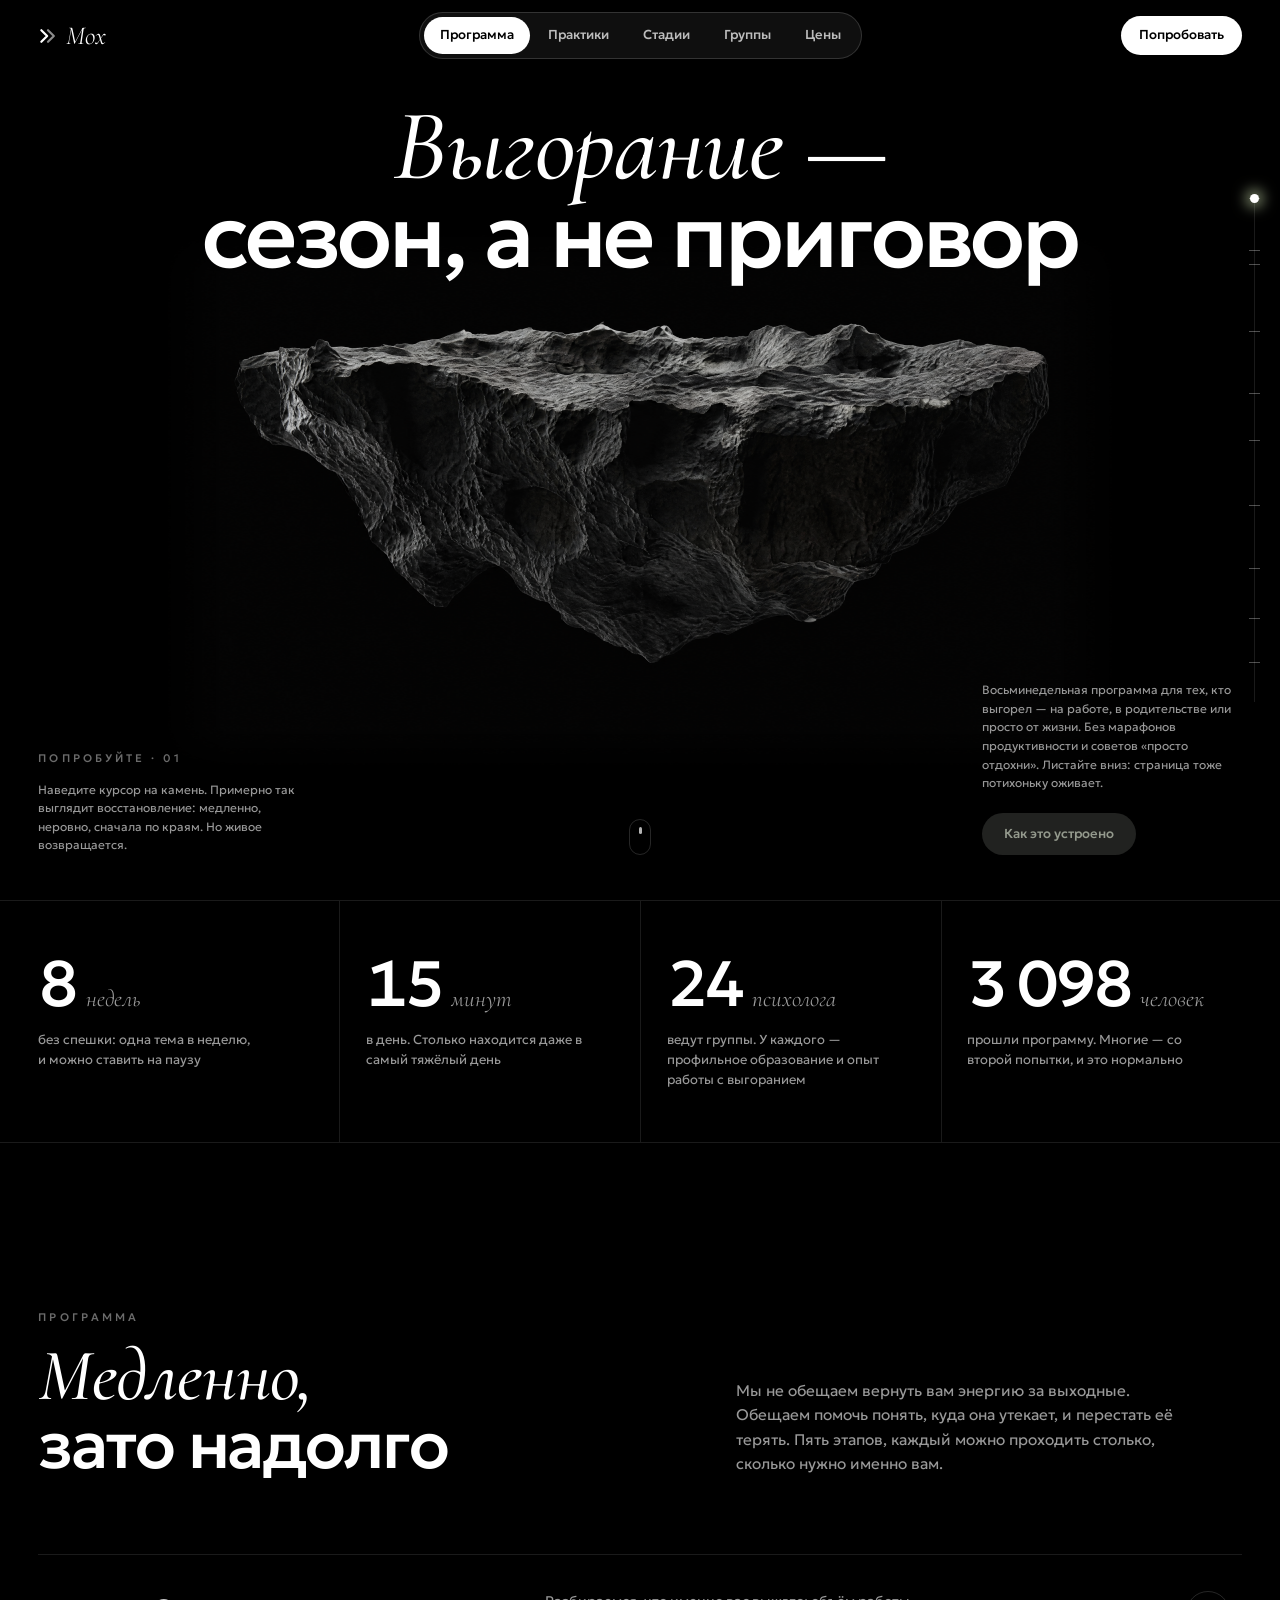
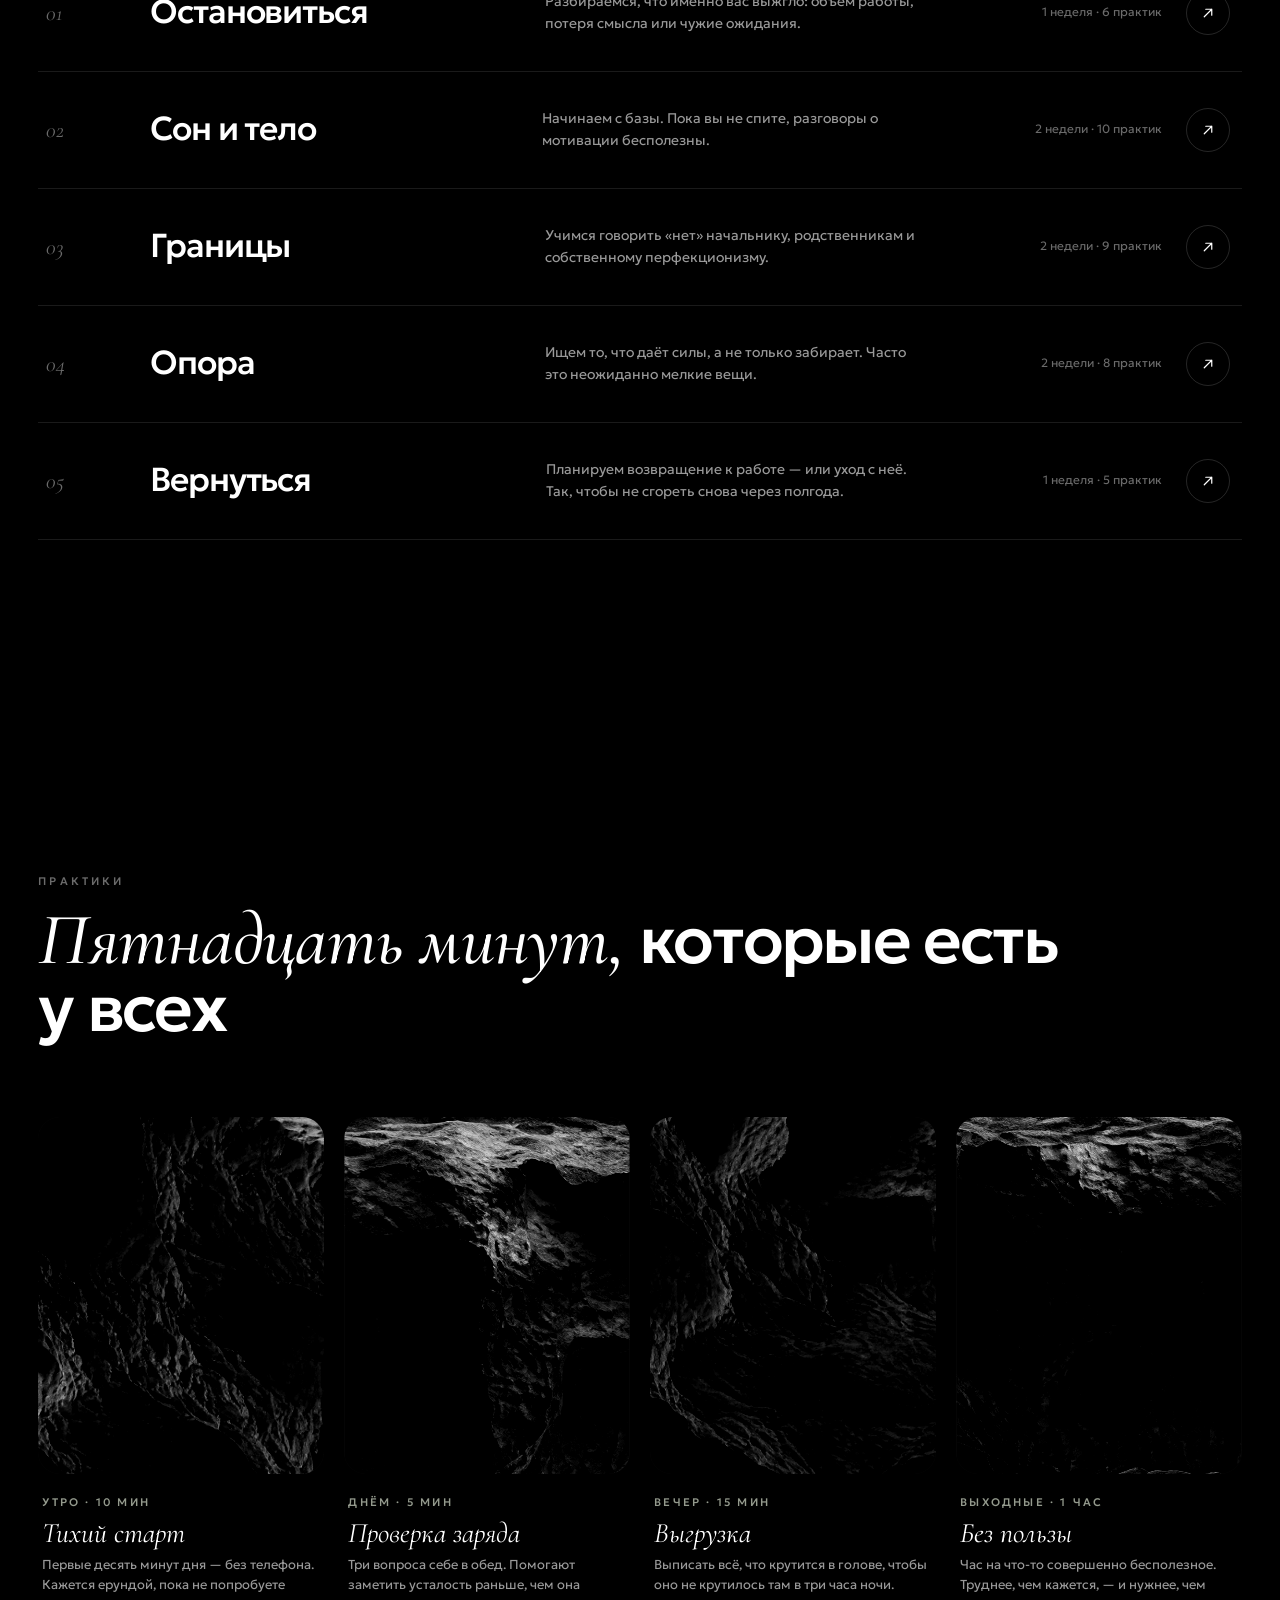
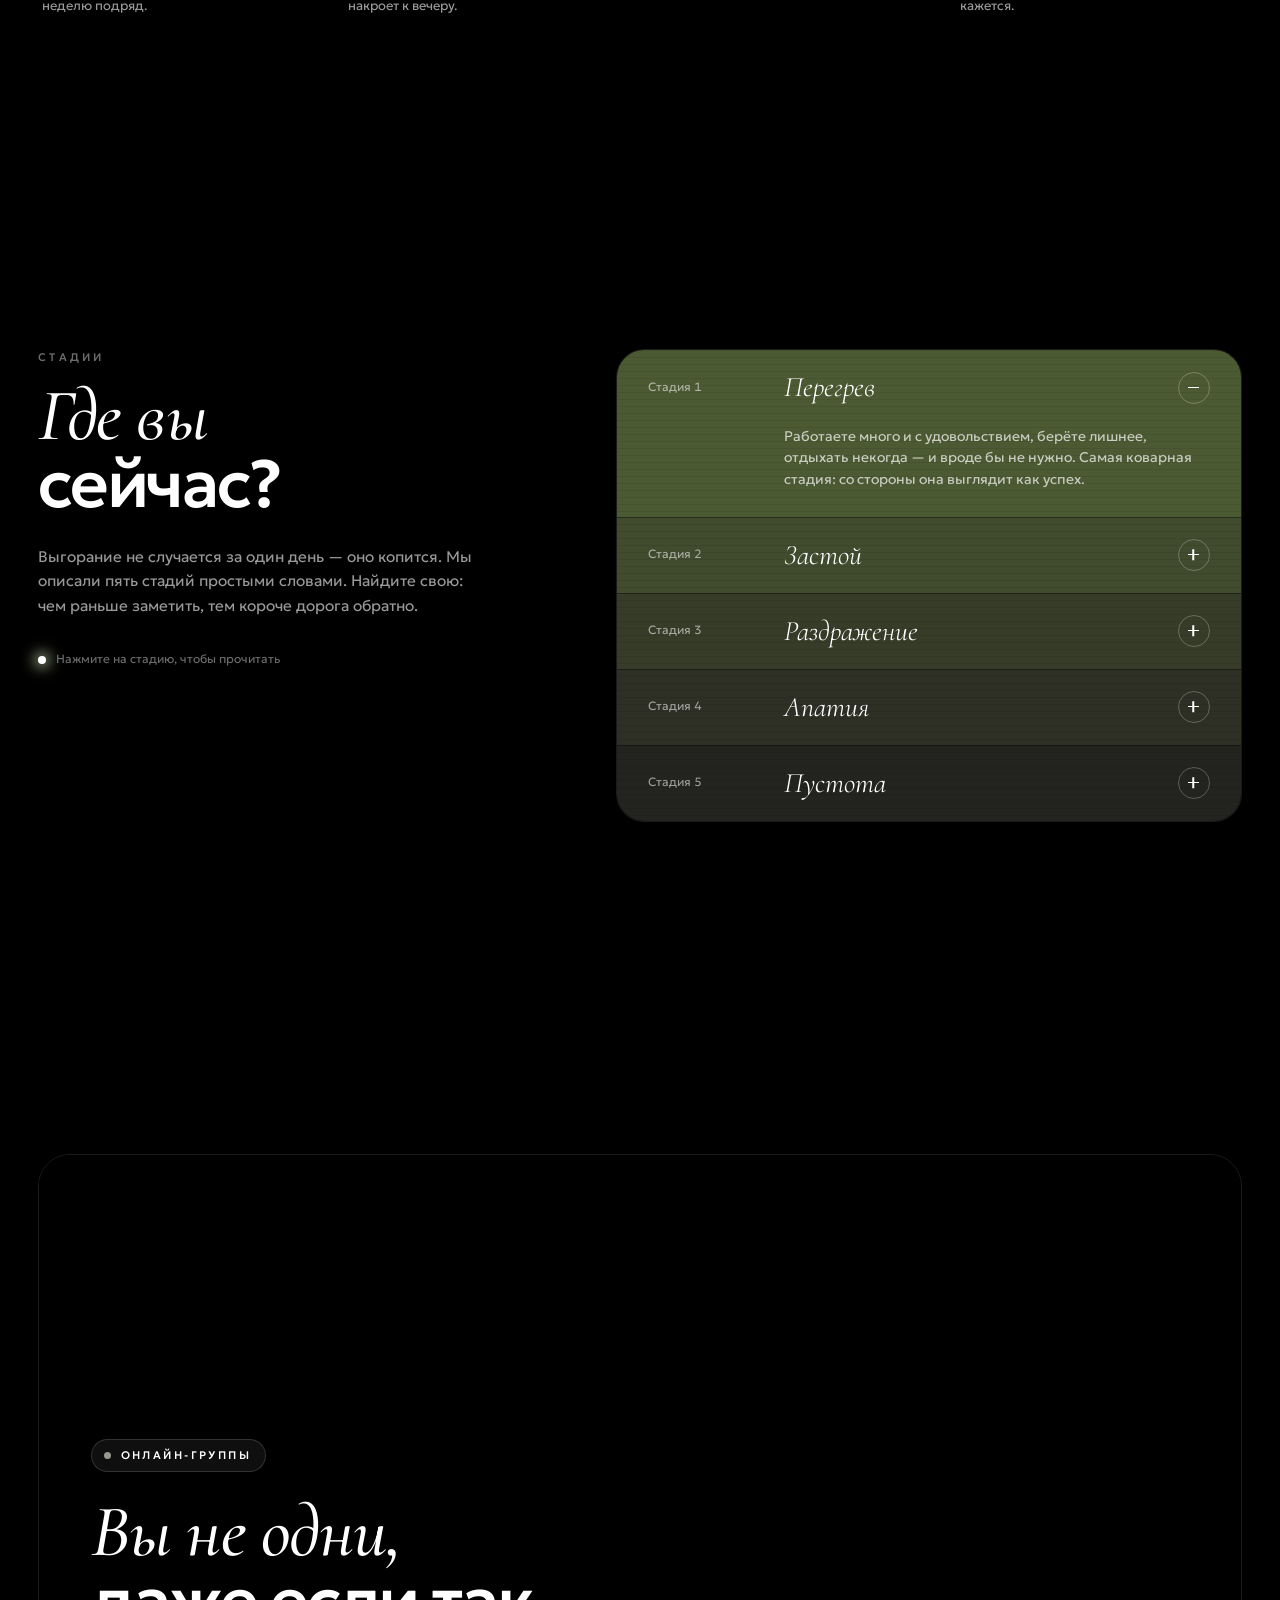
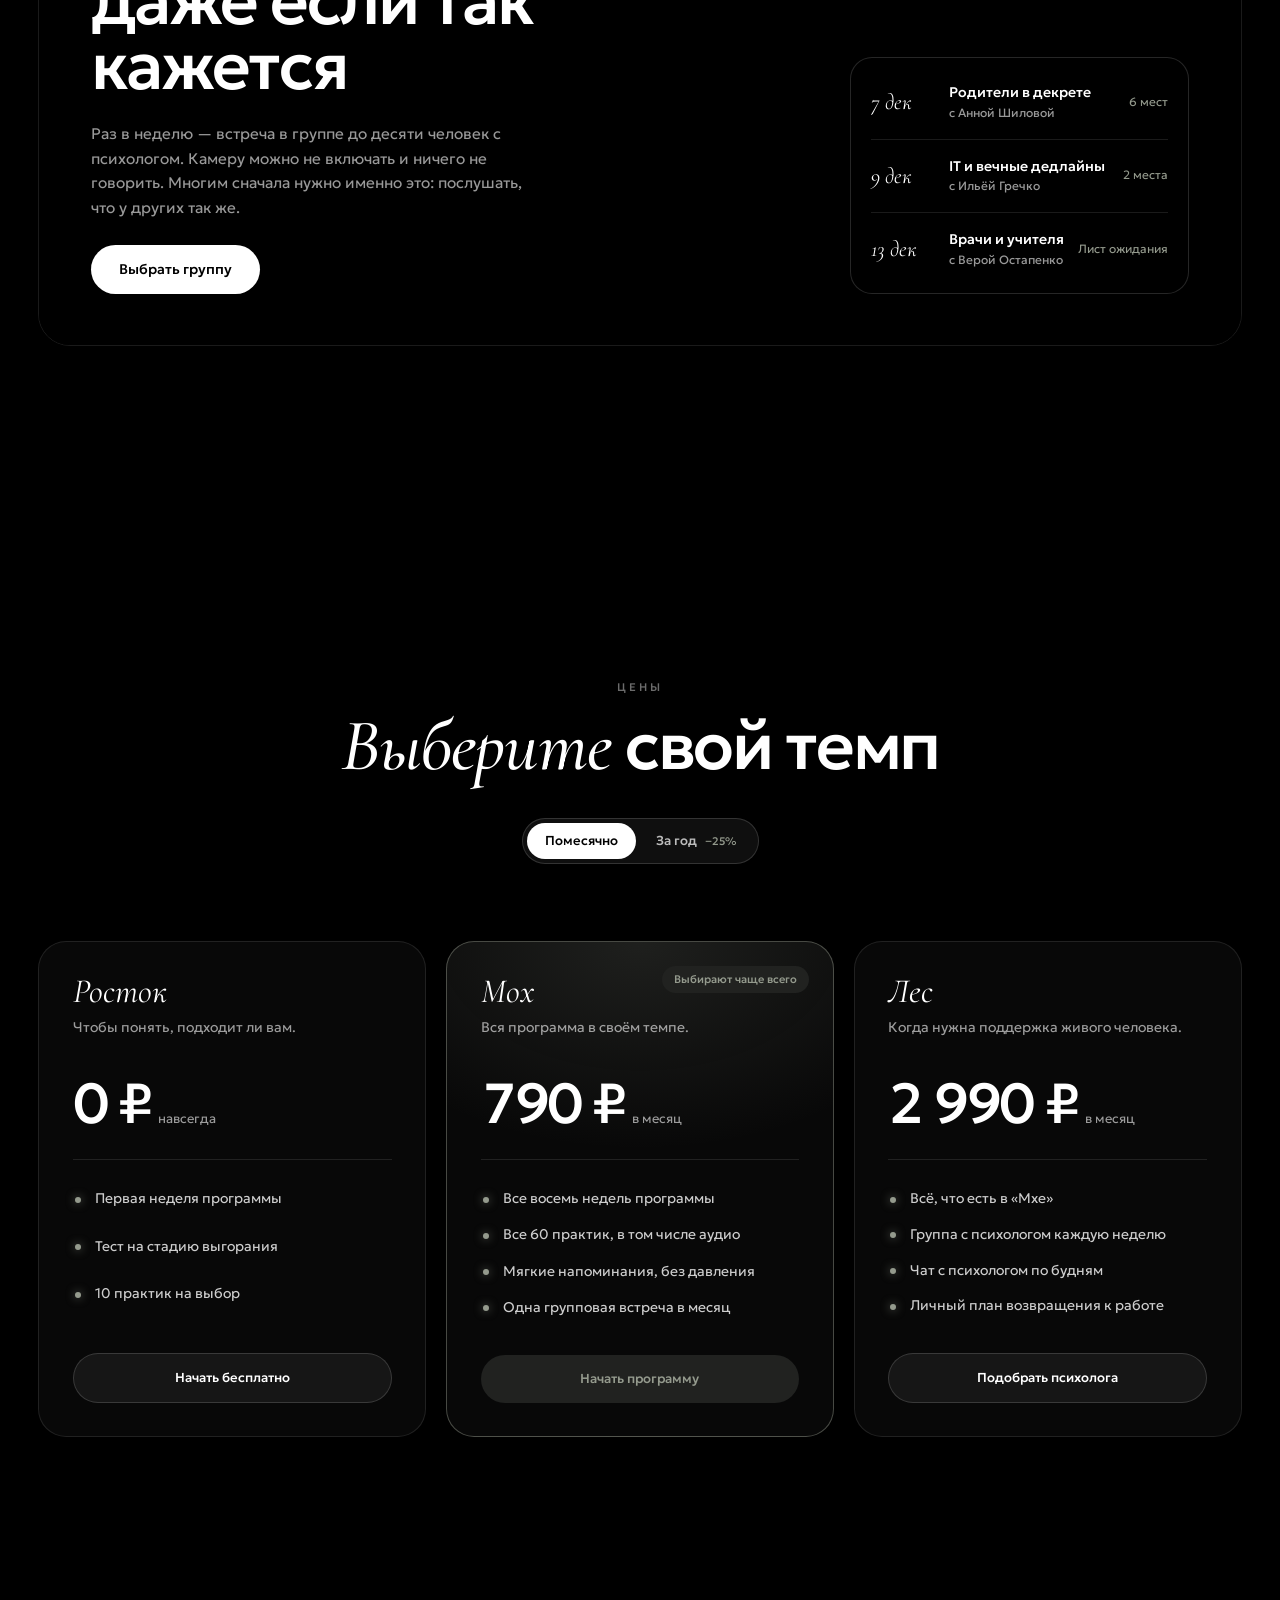
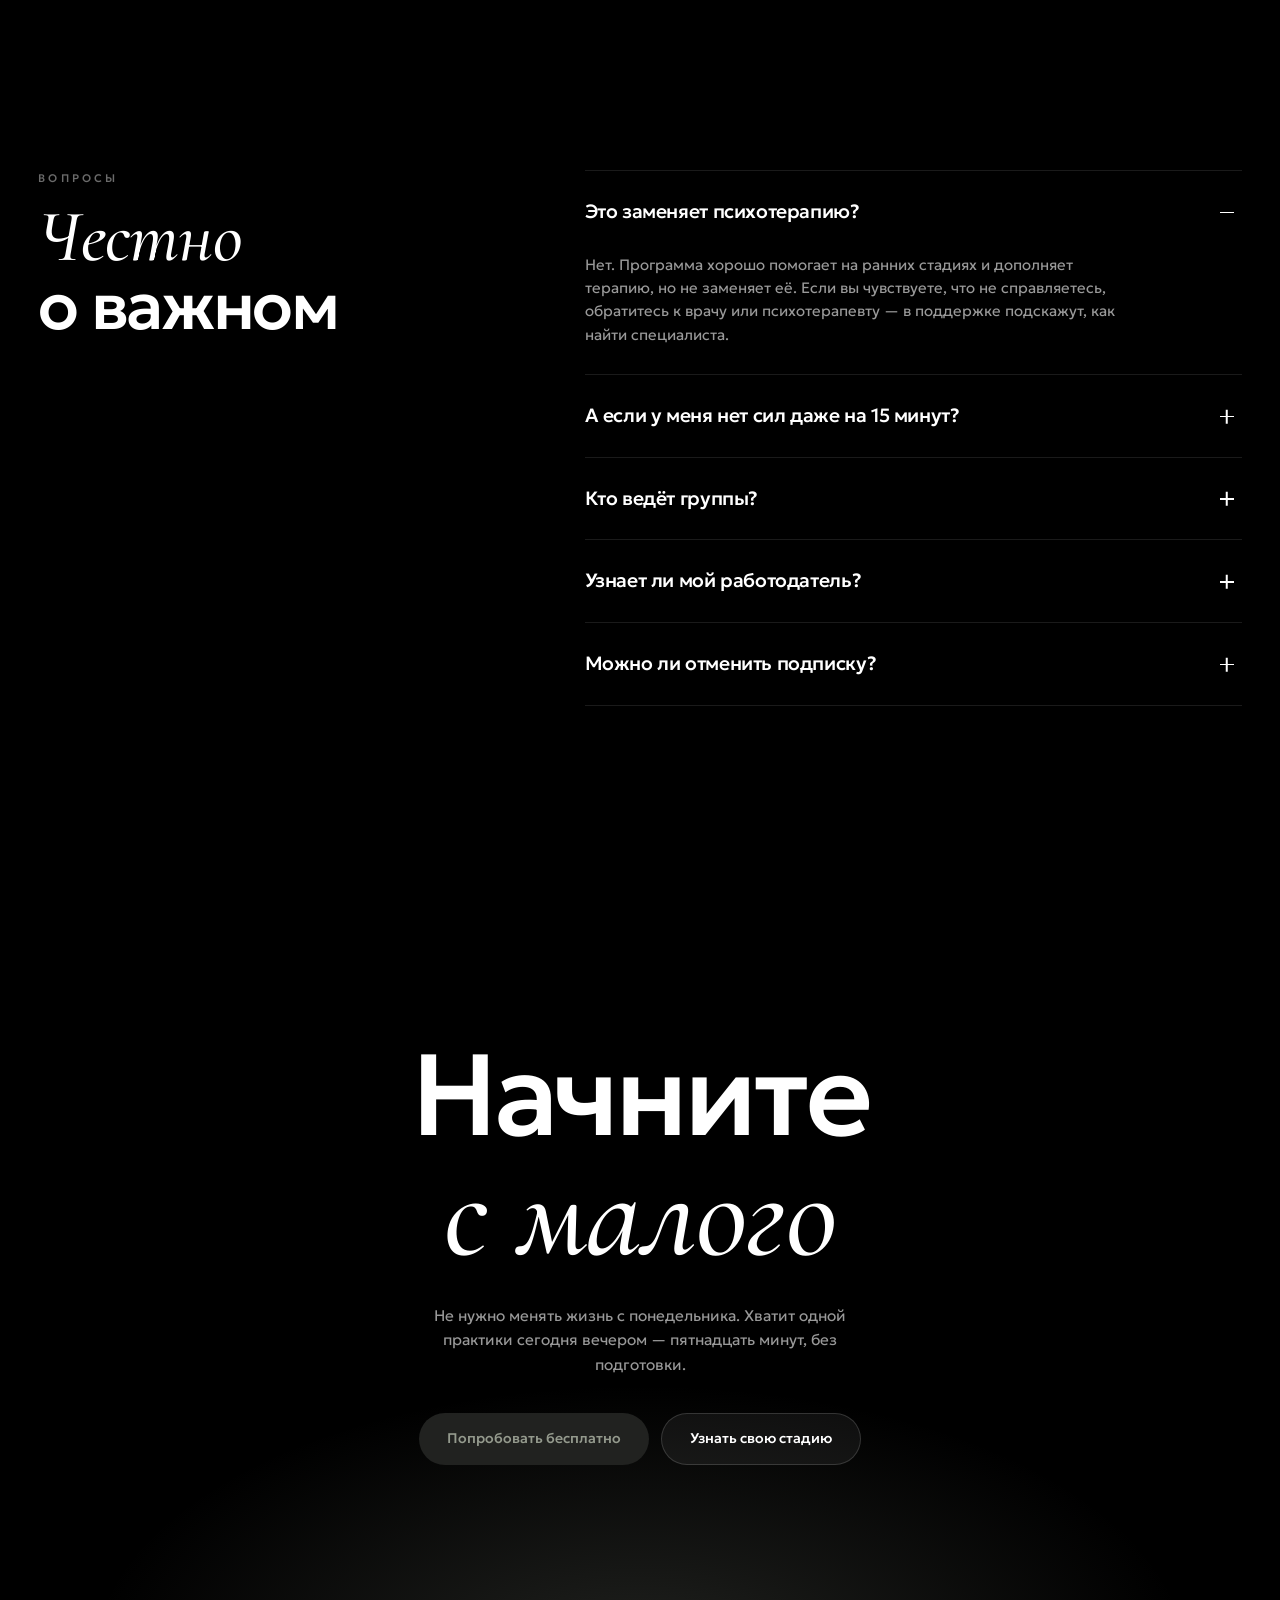
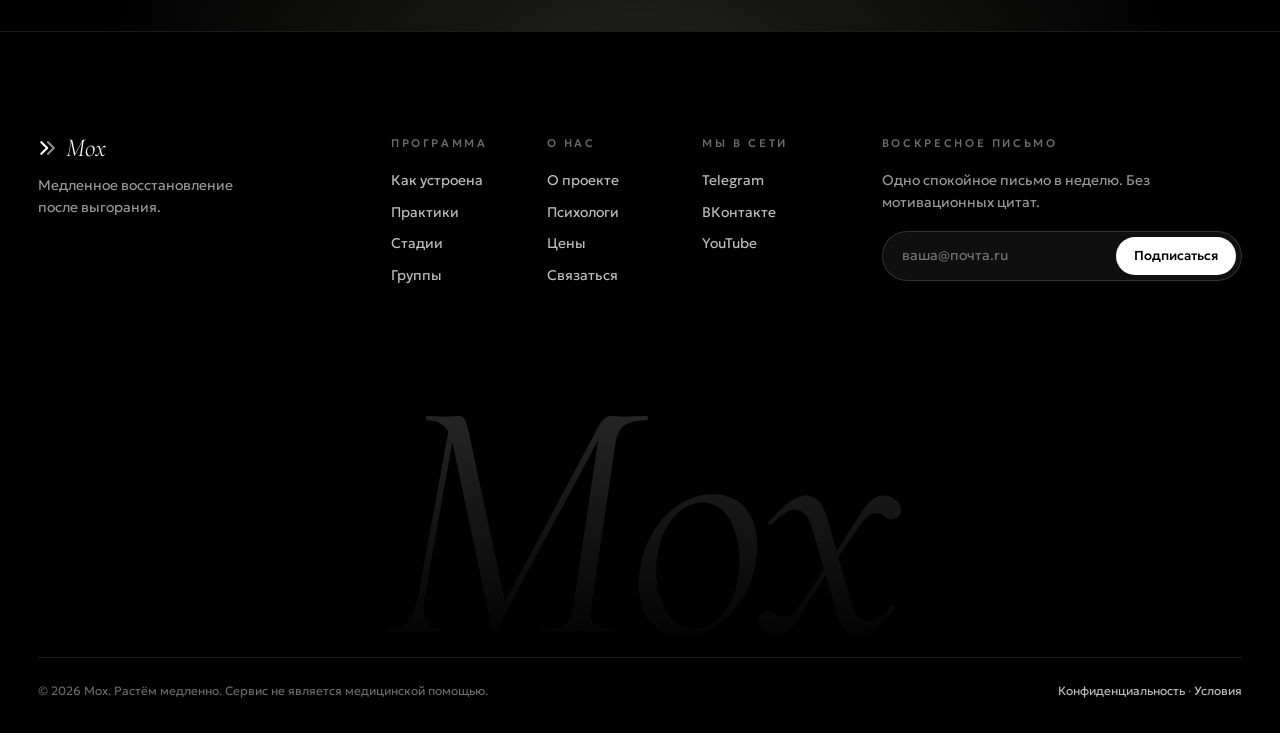
<file: index.html>
<!DOCTYPE html>
<html lang="ru">
<head>
  <meta charset="UTF-8">
  <meta name="viewport" content="width=device-width, initial-scale=1.0">
  <title>Мох — медленное восстановление после выгорания</title>
  <meta name="description" content="Восьминедельная программа для тех, кто выгорел. Практики по 15 минут в день, группы с психологами, без марафонов продуктивности.">
  <meta name="theme-color" content="#000000">

  <script>document.documentElement.classList.add('js');</script>

  <link rel="preconnect" href="https://fonts.googleapis.com">
  <link rel="preconnect" href="https://fonts.gstatic.com" crossorigin>
  <link href="https://fonts.googleapis.com/css2?family=Cormorant:ital,wght@0,500;1,400;1,500&family=Geologica:wght@300..600&display=swap" rel="stylesheet">

  <link rel="preload" href="assets/rock.webp" as="image">
  <link rel="stylesheet" href="style.css">
</head>
<body>
  <a class="skip-link" href="#main">Перейти к содержимому</a>

  <!-- ================================================================ Header -->
  <header class="header reveal" style="--d: 0">
    <a class="logo" href="#top" aria-label="Мох — на главную">
      <svg class="logo__icon" viewBox="0 0 24 24" fill="none" aria-hidden="true">
        <path d="M4 5l7 7-7 7" stroke="currentColor" stroke-width="2.6" stroke-linecap="round" stroke-linejoin="round"/>
        <path d="M12 5l7 7-7 7" stroke="currentColor" stroke-width="2.6" stroke-linecap="round" stroke-linejoin="round" opacity="0.55"/>
      </svg>
      <span class="logo__text">Мох</span>
    </a>

    <nav class="nav" id="nav" aria-label="Основное меню">
      <ul class="nav__list">
        <li><a class="nav__link is-active" href="#course" data-nav="course" aria-current="true">Программа</a></li>
        <li><a class="nav__link" href="#guides" data-nav="guides">Практики</a></li>
        <li><a class="nav__link" href="#geology" data-nav="geology">Стадии</a></li>
        <li><a class="nav__link" href="#tour" data-nav="tour">Группы</a></li>
        <li><a class="nav__link" href="#plans" data-nav="plans">Цены</a></li>
      </ul>
    </nav>

    <div class="header__actions">
      <a class="btn btn--light" href="#plans">Попробовать</a>
      <button class="burger" type="button" aria-label="Открыть меню" aria-expanded="false" aria-controls="nav">
        <span></span><span></span>
      </button>
    </div>
  </header>

  <main id="main">
    <!-- ============================================================== Hero -->
    <section class="hero" id="top" data-nav-section="course" data-era="Пусто" data-from="0" data-to="5" data-label="Начало">
      <h1 class="hero__title">
        <span class="hero__line hero__line--serif reveal reveal--up" style="--d: 1">Выгорание —</span>
        <span class="hero__line hero__line--sans reveal reveal--up" style="--d: 2">сезон, а не приговор</span>
      </h1>

      <div class="stage reveal reveal--scale" style="--d: 3">
        <div class="stage__float">
          <div class="rock" id="rock">
            <img class="rock__layer rock__img" src="assets/rock.webp" alt="Голый серый камень, парящий в темноте" width="3840" height="2160" decoding="async" fetchpriority="high">
            <video class="rock__layer rock__video" id="rockVideo" src="assets/stones-rock-video.mp4" muted playsinline loop preload="auto" aria-hidden="true"></video>
            <span class="rock__glow" aria-hidden="true"></span>
          </div>
        </div>
      </div>

      <aside class="hero__note hero__note--left reveal reveal--up" style="--d: 4">
        <p class="eyebrow">Попробуйте · 01</p>
        <p class="muted">
          <span class="hint-mouse">Наведите курсор на камень.</span><span class="hint-touch">Коснитесь камня.</span>
          Примерно так выглядит восстановление: медленно, неровно, сначала по краям. Но живое возвращается.
        </p>
      </aside>

      <aside class="hero__note hero__note--right reveal reveal--up" style="--d: 5">
        <p class="muted">Восьминедельная программа для тех, кто выгорел — на работе, в родительстве или просто от жизни. Без марафонов продуктивности и советов «просто отдохни». Листайте вниз: страница тоже потихоньку оживает.</p>
        <a class="btn btn--earth" href="#course">Как это устроено</a>
      </aside>

      <a class="scroll-cue reveal" style="--d: 6" href="#numbers" aria-label="Листать вниз">
        <span></span>
      </a>
    </section>

    <!-- ============================================================= Stats -->
    <section class="stats" id="numbers" aria-label="Мох в цифрах" data-nav-section="course" data-era="Тишина" data-from="5" data-to="12" data-label="Цифры">
      <ul class="container stats__grid">
        <li class="stat sr" style="--d: 0">
          <p class="stat__value"><span class="stat__num" data-count="8">8</span><span class="stat__unit">недель</span></p>
          <p class="stat__text">без спешки: одна тема в неделю, и можно ставить на паузу</p>
        </li>
        <li class="stat sr" style="--d: 1">
          <p class="stat__value"><span class="stat__num" data-count="15">15</span><span class="stat__unit">минут</span></p>
          <p class="stat__text">в день. Столько находится даже в самый тяжёлый день</p>
        </li>
        <li class="stat sr" style="--d: 2">
          <p class="stat__value"><span class="stat__num" data-count="24">24</span><span class="stat__unit">психолога</span></p>
          <p class="stat__text">ведут группы. У каждого — профильное образование и опыт работы с выгоранием</p>
        </li>
        <li class="stat sr" style="--d: 3">
          <p class="stat__value"><span class="stat__num" data-count="3100">3 100</span><span class="stat__unit">человек</span></p>
          <p class="stat__text">прошли программу. Многие — со второй попытки, и это нормально</p>
        </li>
      </ul>
    </section>

    <!-- ============================================================ Course -->
    <section class="section course" id="course" data-nav-section="course" data-era="Остановка" data-from="12" data-to="25" data-label="Программа">
      <div class="container">
        <header class="section-head section-head--split">
          <div>
            <p class="eyebrow sr">Программа</p>
            <h2 class="h2 sr" style="--d: 1"><em>Медленно,</em><br>зато надолго</h2>
          </div>
          <p class="lead muted sr" style="--d: 2">Мы не обещаем вернуть вам энергию за выходные. Обещаем помочь понять, куда она утекает, и перестать её терять. Пять этапов, каждый можно проходить столько, сколько нужно именно вам.</p>
        </header>

        <ol class="modules">
          <li class="module sr">
            <span class="module__num">01</span>
            <h3 class="module__title">Остановиться</h3>
            <p class="module__text">Разбираемся, что именно вас выжгло: объём работы, потеря смысла или чужие ожидания.</p>
            <span class="module__meta">1 неделя · 6 практик</span>
            <span class="module__arrow" aria-hidden="true">
              <svg viewBox="0 0 24 24" fill="none"><path d="M7 17L17 7M9 7h8v8" stroke="currentColor" stroke-width="1.6" stroke-linecap="round" stroke-linejoin="round"/></svg>
            </span>
          </li>
          <li class="module sr">
            <span class="module__num">02</span>
            <h3 class="module__title">Сон и тело</h3>
            <p class="module__text">Начинаем с базы. Пока вы не спите, разговоры о мотивации бесполезны.</p>
            <span class="module__meta">2 недели · 10 практик</span>
            <span class="module__arrow" aria-hidden="true">
              <svg viewBox="0 0 24 24" fill="none"><path d="M7 17L17 7M9 7h8v8" stroke="currentColor" stroke-width="1.6" stroke-linecap="round" stroke-linejoin="round"/></svg>
            </span>
          </li>
          <li class="module sr">
            <span class="module__num">03</span>
            <h3 class="module__title">Границы</h3>
            <p class="module__text">Учимся говорить «нет» начальнику, родственникам и собственному перфекционизму.</p>
            <span class="module__meta">2 недели · 9 практик</span>
            <span class="module__arrow" aria-hidden="true">
              <svg viewBox="0 0 24 24" fill="none"><path d="M7 17L17 7M9 7h8v8" stroke="currentColor" stroke-width="1.6" stroke-linecap="round" stroke-linejoin="round"/></svg>
            </span>
          </li>
          <li class="module sr">
            <span class="module__num">04</span>
            <h3 class="module__title">Опора</h3>
            <p class="module__text">Ищем то, что даёт силы, а не только забирает. Часто это неожиданно мелкие вещи.</p>
            <span class="module__meta">2 недели · 8 практик</span>
            <span class="module__arrow" aria-hidden="true">
              <svg viewBox="0 0 24 24" fill="none"><path d="M7 17L17 7M9 7h8v8" stroke="currentColor" stroke-width="1.6" stroke-linecap="round" stroke-linejoin="round"/></svg>
            </span>
          </li>
          <li class="module sr">
            <span class="module__num">05</span>
            <h3 class="module__title">Вернуться</h3>
            <p class="module__text">Планируем возвращение к работе — или уход с неё. Так, чтобы не сгореть снова через полгода.</p>
            <span class="module__meta">1 неделя · 5 практик</span>
            <span class="module__arrow" aria-hidden="true">
              <svg viewBox="0 0 24 24" fill="none"><path d="M7 17L17 7M9 7h8v8" stroke="currentColor" stroke-width="1.6" stroke-linecap="round" stroke-linejoin="round"/></svg>
            </span>
          </li>
        </ol>
      </div>
    </section>

    <!-- ===================================================== Practices -->
    <section class="section guides" id="guides" data-nav-section="guides" data-era="Сон" data-from="25" data-to="38" data-label="Практики">
      <div class="container">
        <header class="section-head section-head--row">
          <div>
            <p class="eyebrow sr">Практики</p>
            <h2 class="h2 sr" style="--d: 1"><em>Пятнадцать минут,</em> которые есть у всех</h2>
          </div>
          <a class="link-arrow sr" style="--d: 2" href="#plans">Все 60 практик
            <svg viewBox="0 0 24 24" fill="none" aria-hidden="true"><path d="M5 12h14M13 6l6 6-6 6" stroke="currentColor" stroke-width="1.6" stroke-linecap="round" stroke-linejoin="round"/></svg>
          </a>
        </header>

        <div class="guides__grid">
          <article class="guide sr" style="--d: 0">
            <div class="guide__media" style="--pos: 30% 48%; --size: 620%"></div>
            <div class="guide__body">
              <p class="guide__tag">Утро · 10 мин</p>
              <h3 class="guide__title">Тихий старт</h3>
              <p class="guide__text muted">Первые десять минут дня — без телефона. Кажется ерундой, пока не попробуете неделю подряд.</p>
            </div>
          </article>
          <article class="guide sr" style="--d: 1">
            <div class="guide__media" style="--pos: 62% 40%; --size: 780%; --flip: -1"></div>
            <div class="guide__body">
              <p class="guide__tag">Днём · 5 мин</p>
              <h3 class="guide__title">Проверка заряда</h3>
              <p class="guide__text muted">Три вопроса себе в обед. Помогают заметить усталость раньше, чем она накроет к вечеру.</p>
            </div>
          </article>
          <article class="guide sr" style="--d: 2">
            <div class="guide__media" style="--pos: 48% 62%; --size: 560%"></div>
            <div class="guide__body">
              <p class="guide__tag">Вечер · 15 мин</p>
              <h3 class="guide__title">Выгрузка</h3>
              <p class="guide__text muted">Выписать всё, что крутится в голове, чтобы оно не крутилось там в три часа ночи.</p>
            </div>
          </article>
          <article class="guide sr" style="--d: 3">
            <div class="guide__media" style="--pos: 74% 44%; --size: 700%; --flip: -1"></div>
            <div class="guide__body">
              <p class="guide__tag">Выходные · 1 час</p>
              <h3 class="guide__title">Без пользы</h3>
              <p class="guide__text muted">Час на что-то совершенно бесполезное. Труднее, чем кажется, — и нужнее, чем кажется.</p>
            </div>
          </article>
        </div>
      </div>
    </section>

    <!-- =========================================================== Stages -->
    <section class="section geology" id="geology" data-nav-section="geology" data-era="Границы" data-from="38" data-to="50" data-label="Стадии">
      <div class="container geology__inner">
        <div class="geology__intro">
          <p class="eyebrow sr">Стадии</p>
          <h2 class="h2 sr" style="--d: 1"><em>Где вы</em><br>сейчас?</h2>
          <p class="lead muted sr" style="--d: 2">Выгорание не случается за один день — оно копится. Мы описали пять стадий простыми словами. Найдите свою: чем раньше заметить, тем короче дорога обратно.</p>
          <p class="geology__hint sr" style="--d: 3">
            <span class="dot" aria-hidden="true"></span> Нажмите на стадию, чтобы прочитать
          </p>
        </div>

        <ol class="strata" aria-label="Стадии выгорания">
          <li class="stratum sr is-open" style="--c: #4c5a33; --d: 0">
            <button class="stratum__head" type="button" aria-expanded="true">
              <span class="stratum__age">Стадия 1</span>
              <span class="stratum__name">Перегрев</span>
              <span class="stratum__icon" aria-hidden="true"></span>
            </button>
            <div class="stratum__body"><p>Работаете много и с удовольствием, берёте лишнее, отдыхать некогда — и вроде бы не нужно. Самая коварная стадия: со стороны она выглядит как успех.</p></div>
          </li>
          <li class="stratum sr" style="--c: #414b2e; --d: 1">
            <button class="stratum__head" type="button" aria-expanded="false">
              <span class="stratum__age">Стадия 2</span>
              <span class="stratum__name">Застой</span>
              <span class="stratum__icon" aria-hidden="true"></span>
            </button>
            <div class="stratum__body"><p>Задачи те же, а радости меньше. Выходных стало не хватать, кофе — тоже. В голове всё чаще: «Потерплю до отпуска».</p></div>
          </li>
          <li class="stratum sr" style="--c: #373c29; --d: 2">
            <button class="stratum__head" type="button" aria-expanded="false">
              <span class="stratum__age">Стадия 3</span>
              <span class="stratum__name">Раздражение</span>
              <span class="stratum__icon" aria-hidden="true"></span>
            </button>
            <div class="stratum__body"><p>Злят коллеги, близкие, звук уведомлений. Сон хуже, болит голова или спина. Отпуск помогает дня на три.</p></div>
          </li>
          <li class="stratum sr" style="--c: #2e3025; --d: 3">
            <button class="stratum__head" type="button" aria-expanded="false">
              <span class="stratum__age">Стадия 4</span>
              <span class="stratum__name">Апатия</span>
              <span class="stratum__icon" aria-hidden="true"></span>
            </button>
            <div class="stratum__body"><p>Всё равно. Делаете только необходимое и на автомате. То, что раньше радовало, больше не трогает.</p></div>
          </li>
          <li class="stratum sr" style="--c: #232320; --d: 4">
            <button class="stratum__head" type="button" aria-expanded="false">
              <span class="stratum__age">Стадия 5</span>
              <span class="stratum__name">Пустота</span>
              <span class="stratum__icon" aria-hidden="true"></span>
            </button>
            <div class="stratum__body"><p>Тяжело встать утром, сил нет даже на отдых. Здесь одной программы мало — нужен врач или психотерапевт. Это не слабость и не стыдно, и мы поможем найти специалиста.</p></div>
          </li>
        </ol>
      </div>
    </section>

    <!-- ============================================================ Groups -->
    <section class="section tour" id="tour" data-nav-section="tour" data-era="Опора" data-from="50" data-to="62" data-label="Группы">
      <div class="container">
        <div class="tour__panel sr">
          <video class="tour__video" id="tourVideo" src="assets/stones-rock-video.mp4" muted playsinline loop preload="metadata" aria-hidden="true"></video>
          <div class="tour__shade" aria-hidden="true"></div>

          <div class="tour__content">
            <p class="live-badge"><span class="live-badge__dot" aria-hidden="true"></span> Онлайн-группы</p>
            <h2 class="h2"><em>Вы не одни,</em><br>даже если так кажется</h2>
            <p class="lead muted">Раз в неделю — встреча в группе до десяти человек с психологом. Камеру можно не включать и ничего не говорить. Многим сначала нужно именно это: послушать, что у других так же.</p>
            <a class="btn btn--light btn--lg" href="#plans">Выбрать группу</a>
          </div>

          <ul class="tour__schedule" aria-label="Ближайшие группы">
            <li>
              <span class="tour__date" data-in-days="3">21 окт</span>
              <span class="tour__place">Родители в декрете<small>с Анной Шиловой</small></span>
              <span class="tour__seats">6 мест</span>
            </li>
            <li>
              <span class="tour__date" data-in-days="5">23 окт</span>
              <span class="tour__place">IT и вечные дедлайны<small>с Ильёй Гречко</small></span>
              <span class="tour__seats">2 места</span>
            </li>
            <li>
              <span class="tour__date" data-in-days="9">27 окт</span>
              <span class="tour__place">Врачи и учителя<small>с Верой Остапенко</small></span>
              <span class="tour__seats">Лист ожидания</span>
            </li>
          </ul>
        </div>
      </div>
    </section>

    <!-- ============================================================= Plans -->
    <section class="section plans" id="plans" data-nav-section="plans" data-era="Интерес" data-from="62" data-to="75" data-label="Цены">
      <div class="container">
        <header class="section-head section-head--center">
          <p class="eyebrow sr">Цены</p>
          <h2 class="h2 sr" style="--d: 1"><em>Выберите</em> свой темп</h2>
          <div class="billing sr" style="--d: 2" role="group" aria-label="Период оплаты">
            <button class="billing__btn is-active" type="button" data-billing="monthly" aria-pressed="true">Помесячно</button>
            <button class="billing__btn" type="button" data-billing="yearly" aria-pressed="false">За год <span class="billing__save">−25%</span></button>
          </div>
        </header>

        <div class="plans__grid">
          <article class="plan sr" style="--d: 0">
            <h3 class="plan__name">Росток</h3>
            <p class="plan__desc muted">Чтобы понять, подходит ли вам.</p>
            <p class="plan__price"><span class="plan__amount">0 ₽</span><span class="plan__per">навсегда</span></p>
            <ul class="plan__list">
              <li>Первая неделя программы</li>
              <li>Тест на стадию выгорания</li>
              <li>10 практик на выбор</li>
            </ul>
            <a class="btn btn--ghost btn--block" href="#course">Начать бесплатно</a>
          </article>

          <article class="plan plan--featured sr" style="--d: 1">
            <p class="plan__badge">Выбирают чаще всего</p>
            <h3 class="plan__name">Мох</h3>
            <p class="plan__desc muted">Вся программа в своём темпе.</p>
            <p class="plan__price"><span class="plan__amount" data-monthly="790" data-yearly="590">790 ₽</span><span class="plan__per">в месяц</span></p>
            <ul class="plan__list">
              <li>Все восемь недель программы</li>
              <li>Все 60 практик, в том числе аудио</li>
              <li>Мягкие напоминания, без давления</li>
              <li>Одна групповая встреча в месяц</li>
            </ul>
            <a class="btn btn--earth btn--block" href="#course">Начать программу</a>
          </article>

          <article class="plan sr" style="--d: 2">
            <h3 class="plan__name">Лес</h3>
            <p class="plan__desc muted">Когда нужна поддержка живого человека.</p>
            <p class="plan__price"><span class="plan__amount" data-monthly="2990" data-yearly="2240">2 990 ₽</span><span class="plan__per">в месяц</span></p>
            <ul class="plan__list">
              <li>Всё, что есть в «Мхе»</li>
              <li>Группа с психологом каждую неделю</li>
              <li>Чат с психологом по будням</li>
              <li>Личный план возвращения к работе</li>
            </ul>
            <a class="btn btn--ghost btn--block" href="#tour">Подобрать психолога</a>
          </article>
        </div>
      </div>
    </section>

    <!-- =============================================================== FAQ -->
    <section class="section faq" id="faq" data-nav-section="plans" data-era="Силы" data-from="75" data-to="86" data-label="Вопросы">
      <div class="container faq__inner">
        <div>
          <p class="eyebrow sr">Вопросы</p>
          <h2 class="h2 sr" style="--d: 1"><em>Честно</em><br>о важном</h2>
        </div>
        <div class="faq__list">
          <details class="faq__item sr" open>
            <summary>Это заменяет психотерапию?</summary>
            <p class="muted">Нет. Программа хорошо помогает на ранних стадиях и дополняет терапию, но не заменяет её. Если вы чувствуете, что не справляетесь, обратитесь к врачу или психотерапевту — в поддержке подскажут, как найти специалиста.</p>
          </details>
          <details class="faq__item sr">
            <summary>А если у меня нет сил даже на 15 минут?</summary>
            <p class="muted">Тогда пять. Или ноль: в программе есть «пустые дни», когда задание — ничего не делать. Это не провал, а часть плана.</p>
          </details>
          <details class="faq__item sr">
            <summary>Кто ведёт группы?</summary>
            <p class="muted">Практикующие психологи с профильным образованием и опытом работы с выгоранием. Дипломы и анкету каждого можно посмотреть до записи.</p>
          </details>
          <details class="faq__item sr">
            <summary>Узнает ли мой работодатель?</summary>
            <p class="muted">Нет, если вы сами не расскажете. Мы не передаём ваши данные третьим лицам, а в группах можно участвовать под любым именем.</p>
          </details>
          <details class="faq__item sr">
            <summary>Можно ли отменить подписку?</summary>
            <p class="muted">Да, в два нажатия в профиле. Записи и прогресс останутся — вернётесь, и всё будет на своих местах.</p>
          </details>
        </div>
      </div>
    </section>

    <!-- =============================================================== CTA -->
    <section class="section cta" data-nav-section="plans" data-era="Живое" data-from="86" data-to="96" data-label="Старт">
      <div class="container cta__inner">
        <h2 class="h2 h2--xl sr">Начните<br><em>с малого</em></h2>
        <p class="lead muted sr" style="--d: 1">Не нужно менять жизнь с понедельника. Хватит одной практики сегодня вечером — пятнадцать минут, без подготовки.</p>
        <div class="cta__actions sr" style="--d: 2">
          <a class="btn btn--earth btn--lg" href="#plans">Попробовать бесплатно</a>
          <a class="btn btn--ghost btn--lg" href="#geology">Узнать свою стадию</a>
        </div>
      </div>
    </section>
  </main>

  <!-- ================================================================ Footer -->
  <footer class="footer" data-era="Цветение" data-from="96" data-to="100" data-label="Конец страницы">
    <div class="container">
      <div class="footer__top">
        <div class="footer__brand">
          <a class="logo" href="#top" aria-label="Мох — наверх">
            <svg class="logo__icon" viewBox="0 0 24 24" fill="none" aria-hidden="true">
              <path d="M4 5l7 7-7 7" stroke="currentColor" stroke-width="2.6" stroke-linecap="round" stroke-linejoin="round"/>
              <path d="M12 5l7 7-7 7" stroke="currentColor" stroke-width="2.6" stroke-linecap="round" stroke-linejoin="round" opacity="0.55"/>
            </svg>
            <span class="logo__text">Мох</span>
          </a>
          <p class="muted">Медленное восстановление после выгорания.</p>
        </div>

        <nav class="footer__cols" aria-label="Нижнее меню">
          <div>
            <p class="footer__title">Программа</p>
            <ul>
              <li><a href="#course">Как устроена</a></li>
              <li><a href="#guides">Практики</a></li>
              <li><a href="#geology">Стадии</a></li>
              <li><a href="#tour">Группы</a></li>
            </ul>
          </div>
          <div>
            <p class="footer__title">О нас</p>
            <ul>
              <li><a href="#top">О проекте</a></li>
              <li><a href="#tour">Психологи</a></li>
              <li><a href="#plans">Цены</a></li>
              <li><a href="#newsletter">Связаться</a></li>
            </ul>
          </div>
          <div>
            <p class="footer__title">Мы в сети</p>
            <ul>
              <li><a>Telegram</a></li>
              <li><a>ВКонтакте</a></li>
              <li><a>YouTube</a></li>
            </ul>
          </div>
        </nav>

        <form class="newsletter" id="newsletter" novalidate>
          <label class="footer__title" for="email">Воскресное письмо</label>
          <p class="muted">Одно спокойное письмо в неделю. Без мотивационных цитат.</p>
          <div class="newsletter__row">
            <input id="email" name="email" type="email" placeholder="ваша@почта.ru" autocomplete="email" required>
            <button class="btn btn--light" type="submit">Подписаться</button>
          </div>
          <p class="newsletter__msg" role="status" aria-live="polite"></p>
        </form>
      </div>

      <p class="footer__wordmark" aria-hidden="true">Мох</p>

      <div class="footer__bottom">
        <p>© <span id="year">2026</span> Мох. Растём медленно. Сервис не является медицинской помощью.</p>
        <p><a>Конфиденциальность</a> · <a>Условия</a></p>
      </div>
    </div>
  </footer>

  <!-- ============================================================ Charge gauge -->
  <aside class="depth" aria-label="Шкала заряда: как далеко вы продвинулись по странице">
    <div class="depth__track">
      <span class="depth__fill" aria-hidden="true"></span>
      <span class="depth__marker" aria-hidden="true"></span>
    </div>
    <p class="depth__readout" aria-hidden="true">
      <span class="depth__era">Пусто</span>
      <span class="depth__age">заряд 0%</span>
    </p>
  </aside>

  <script src="script.js"></script>
</body>
</html>
</file>
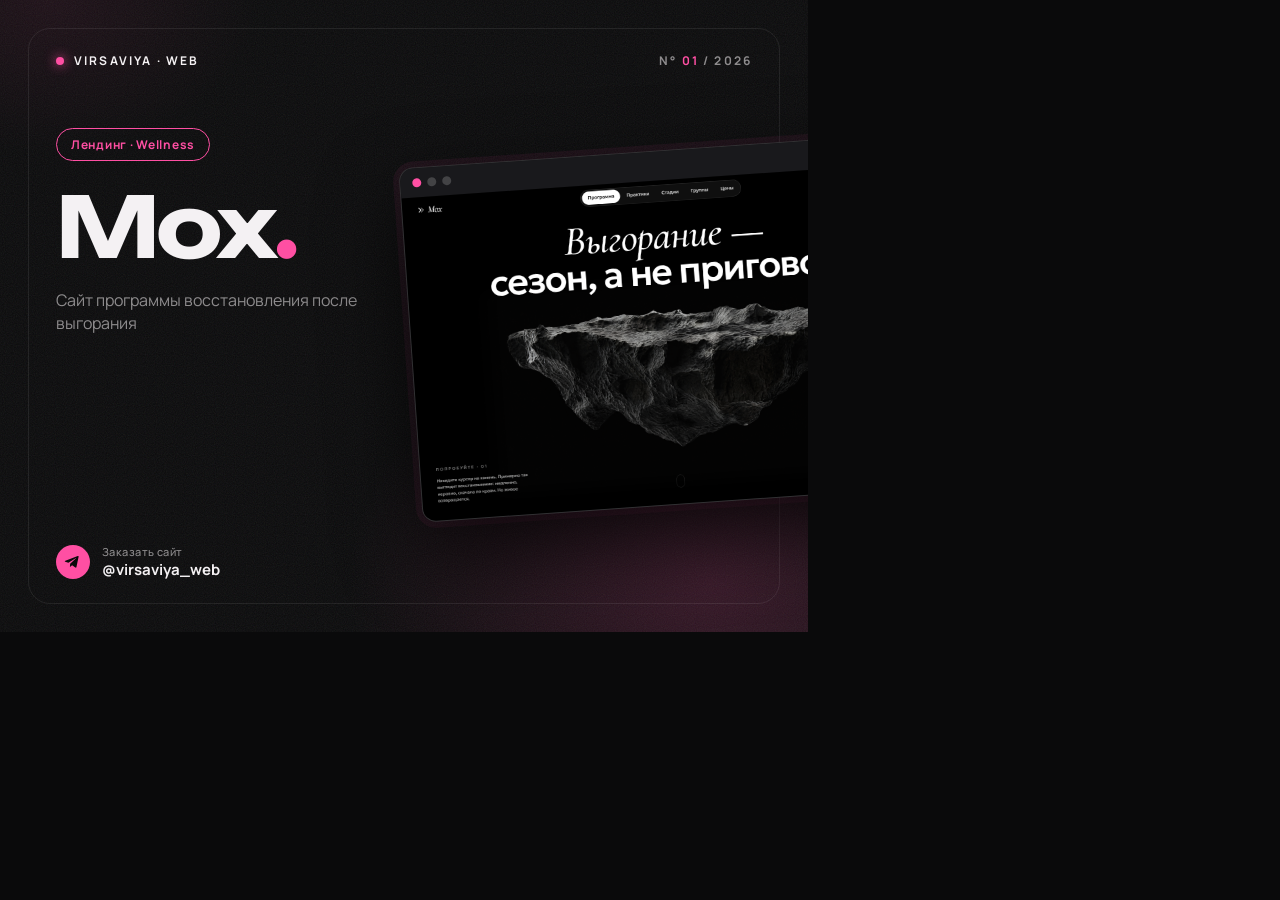
<file: behance/cover.html>
<!DOCTYPE html>
<html lang="ru">
<head>
<meta charset="UTF-8">
<title>Behance cover — virsaviya_web</title>
<!--
  Шаблон обложки для серии работ на Behance (808×632, рендер в 2x).
  Данные меняются через параметры адреса, например:
  cover.html?n=02&title=Название&tag=Лендинг · Финтех&sub=Короткое описание&img=shot.png
-->
<link rel="preconnect" href="https://fonts.googleapis.com">
<link rel="preconnect" href="https://fonts.gstatic.com" crossorigin>
<link href="https://fonts.googleapis.com/css2?family=Unbounded:wght@500;700&family=Manrope:wght@500;700&display=swap" rel="stylesheet">
<style>
  :root {
    --bg: #0a0a0b;
    --pink: #ff4fa3;
    --pink-soft: rgba(255, 79, 163, 0.18);
    --text: #f4f1f3;
    --muted: rgba(244, 241, 243, 0.55);
  }

  * { box-sizing: border-box; margin: 0; padding: 0; }

  html, body { width: 808px; height: 632px; background: var(--bg); overflow: hidden; }

  body {
    position: relative;
    font-family: 'Manrope', Arial, sans-serif;
    color: var(--text);
  }

  /* Pink glow + grain: the signature background of the series */
  .glow {
    position: absolute;
    inset: 0;
    background:
      radial-gradient(520px 380px at 88% 92%, var(--pink-soft), transparent 70%),
      radial-gradient(300px 220px at 6% 0%, rgba(255, 79, 163, 0.08), transparent 70%);
  }

  .grain {
    position: absolute;
    inset: 0;
    opacity: 0.09;
    background-image: url("data:image/svg+xml,%3Csvg xmlns='http://www.w3.org/2000/svg' width='160' height='160'%3E%3Cfilter id='n'%3E%3CfeTurbulence type='fractalNoise' baseFrequency='0.9' numOctaves='2' stitchTiles='stitch'/%3E%3C/filter%3E%3Crect width='100%25' height='100%25' filter='url(%23n)'/%3E%3C/svg%3E");
  }

  .frame {
    position: absolute;
    inset: 28px;
    border: 1px solid rgba(255, 255, 255, 0.08);
    border-radius: 22px;
  }

  .top {
    position: absolute;
    top: 52px;
    left: 56px;
    right: 56px;
    display: flex;
    justify-content: space-between;
    align-items: center;
    font-size: 12px;
    font-weight: 700;
    letter-spacing: 0.18em;
    text-transform: uppercase;
    color: var(--muted);
  }

  .brand { display: flex; align-items: center; gap: 10px; color: var(--text); }
  .brand i { width: 8px; height: 8px; border-radius: 50%; background: var(--pink); box-shadow: 0 0 12px var(--pink); }

  .num b { color: var(--pink); font-weight: 700; }

  .info {
    position: absolute;
    left: 56px;
    top: 128px;
    width: 330px;
  }

  .tag {
    display: inline-block;
    padding: 7px 14px;
    border: 1px solid var(--pink);
    border-radius: 999px;
    font-size: 12px;
    font-weight: 700;
    letter-spacing: 0.06em;
    color: var(--pink);
  }

  .title {
    margin-top: 26px;
    font-family: 'Unbounded', 'Arial Black', sans-serif;
    font-weight: 700;
    font-size: 84px;
    line-height: 0.95;
    letter-spacing: -0.03em;
  }

  .title span { color: var(--pink); }

  .sub {
    margin-top: 22px;
    font-size: 16px;
    line-height: 1.45;
    color: var(--muted);
  }

  /* Screenshot in a browser window, bleeding off the right edge */
  .shot {
    position: absolute;
    left: 410px;
    top: 150px;
    width: 520px;
    border-radius: 14px;
    overflow: hidden;
    background: #141416;
    border: 1px solid rgba(255, 255, 255, 0.12);
    box-shadow: 0 30px 80px rgba(0, 0, 0, 0.7), 0 0 0 6px rgba(255, 79, 163, 0.07);
    transform: rotate(-4deg);
  }

  .shot__bar { display: flex; gap: 6px; padding: 10px 12px; background: #19191c; }
  .shot__bar i { width: 9px; height: 9px; border-radius: 50%; background: rgba(255, 255, 255, 0.18); }
  .shot__bar i:first-child { background: var(--pink); }
  .shot img { display: block; width: 100%; }

  .bottom {
    position: absolute;
    left: 56px;
    bottom: 52px;
    display: flex;
    align-items: center;
    gap: 12px;
    font-size: 15px;
    font-weight: 700;
  }

  .tg {
    display: grid;
    place-items: center;
    width: 34px;
    height: 34px;
    border-radius: 50%;
    background: var(--pink);
  }
  .tg svg { width: 16px; height: 16px; margin-left: -2px; }

  .bottom small { display: block; font-size: 11px; font-weight: 500; color: var(--muted); letter-spacing: 0.04em; }
</style>
</head>
<body>
  <div class="glow"></div>
  <div class="grain"></div>
  <div class="frame"></div>

  <div class="top">
    <span class="brand"><i></i>virsaviya · web</span>
    <span class="num">N° <b id="n">01</b> / <span id="year">2026</span></span>
  </div>

  <div class="info">
    <span class="tag" id="tag">Лендинг · Wellness</span>
    <h1 class="title" id="title">Мох<span>.</span></h1>
    <p class="sub" id="sub">Сайт программы восстановления после выгорания</p>
  </div>

  <div class="shot">
    <div class="shot__bar"><i></i><i></i><i></i></div>
    <img id="img" src="shot-top.png" alt="">
  </div>

  <div class="bottom">
    <span class="tg">
      <svg viewBox="0 0 24 24" fill="#0a0a0b"><path d="M21.9 4.3 18.7 19.4c-.2 1-.9 1.3-1.7.8l-4.8-3.5-2.3 2.2c-.3.3-.5.5-1 .5l.3-4.9 8.9-8c.4-.3-.1-.5-.6-.2L6.6 13.2l-4.7-1.5c-1-.3-1-1 .2-1.5L20.6 3c.9-.3 1.6.2 1.3 1.3z"/></svg>
    </span>
    <span><small>Заказать сайт</small>@virsaviya_web</span>
  </div>

  <script>
    const q = new URLSearchParams(location.search);
    const set = (id, v) => { if (v) document.getElementById(id).textContent = v; };
    set('n', q.get('n'));
    set('tag', q.get('tag'));
    set('sub', q.get('sub'));
    set('year', q.get('year'));
    if (q.get('title')) document.getElementById('title').innerHTML = `${q.get('title')}<span>.</span>`;
    if (q.get('img')) document.getElementById('img').src = q.get('img');
  </script>
</body>
</html>
</file>
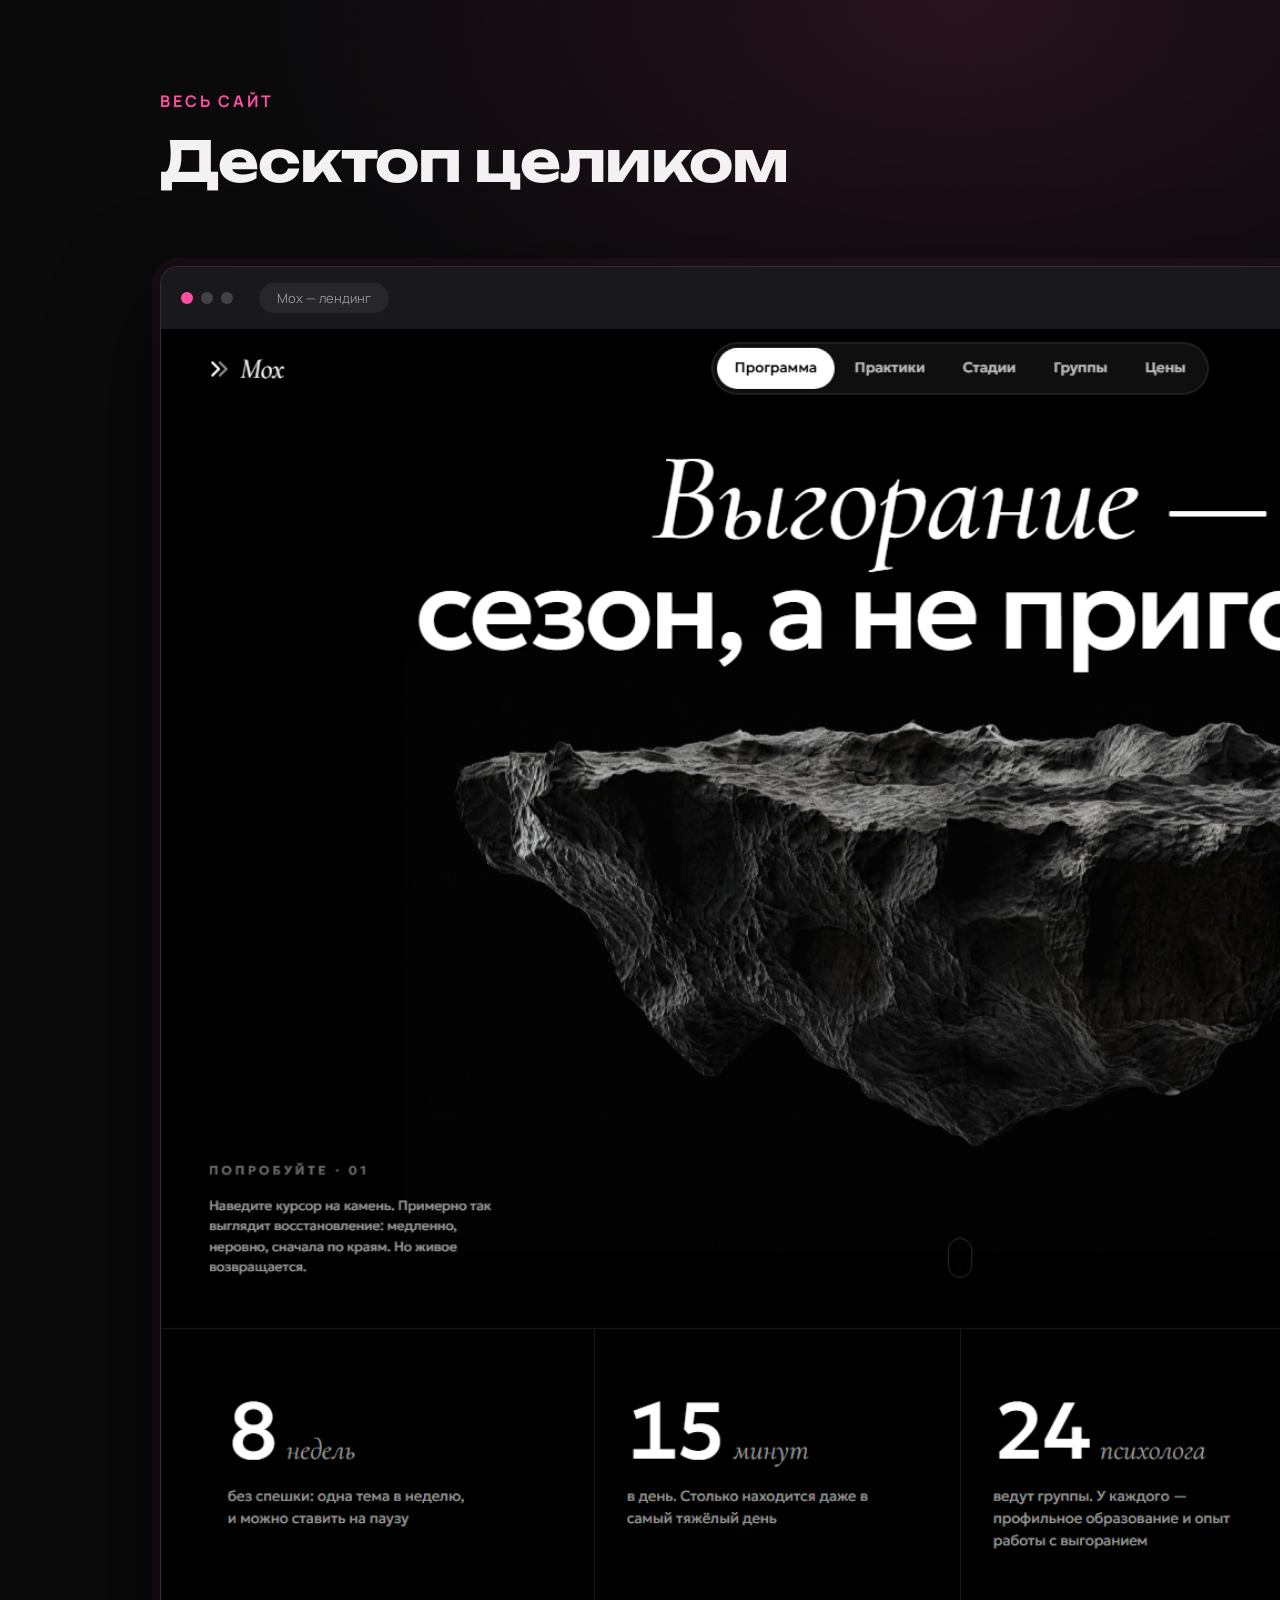
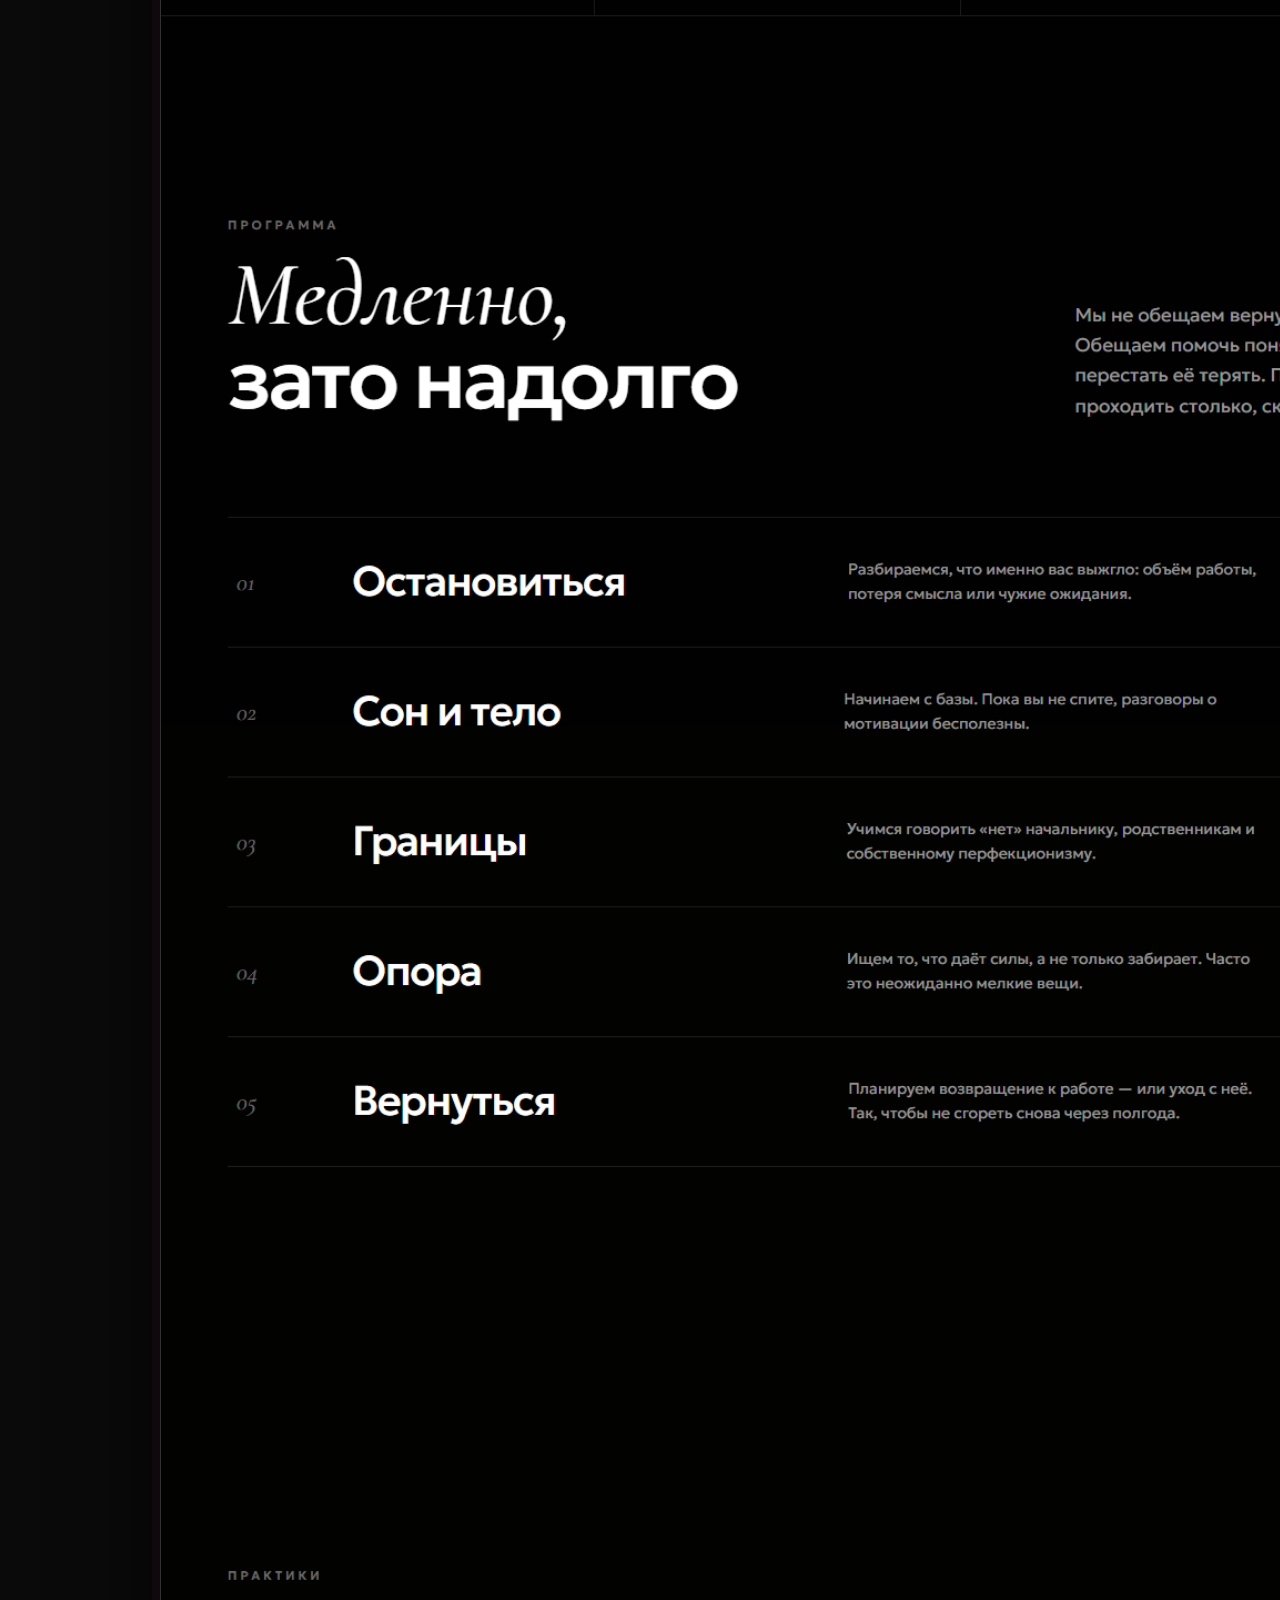
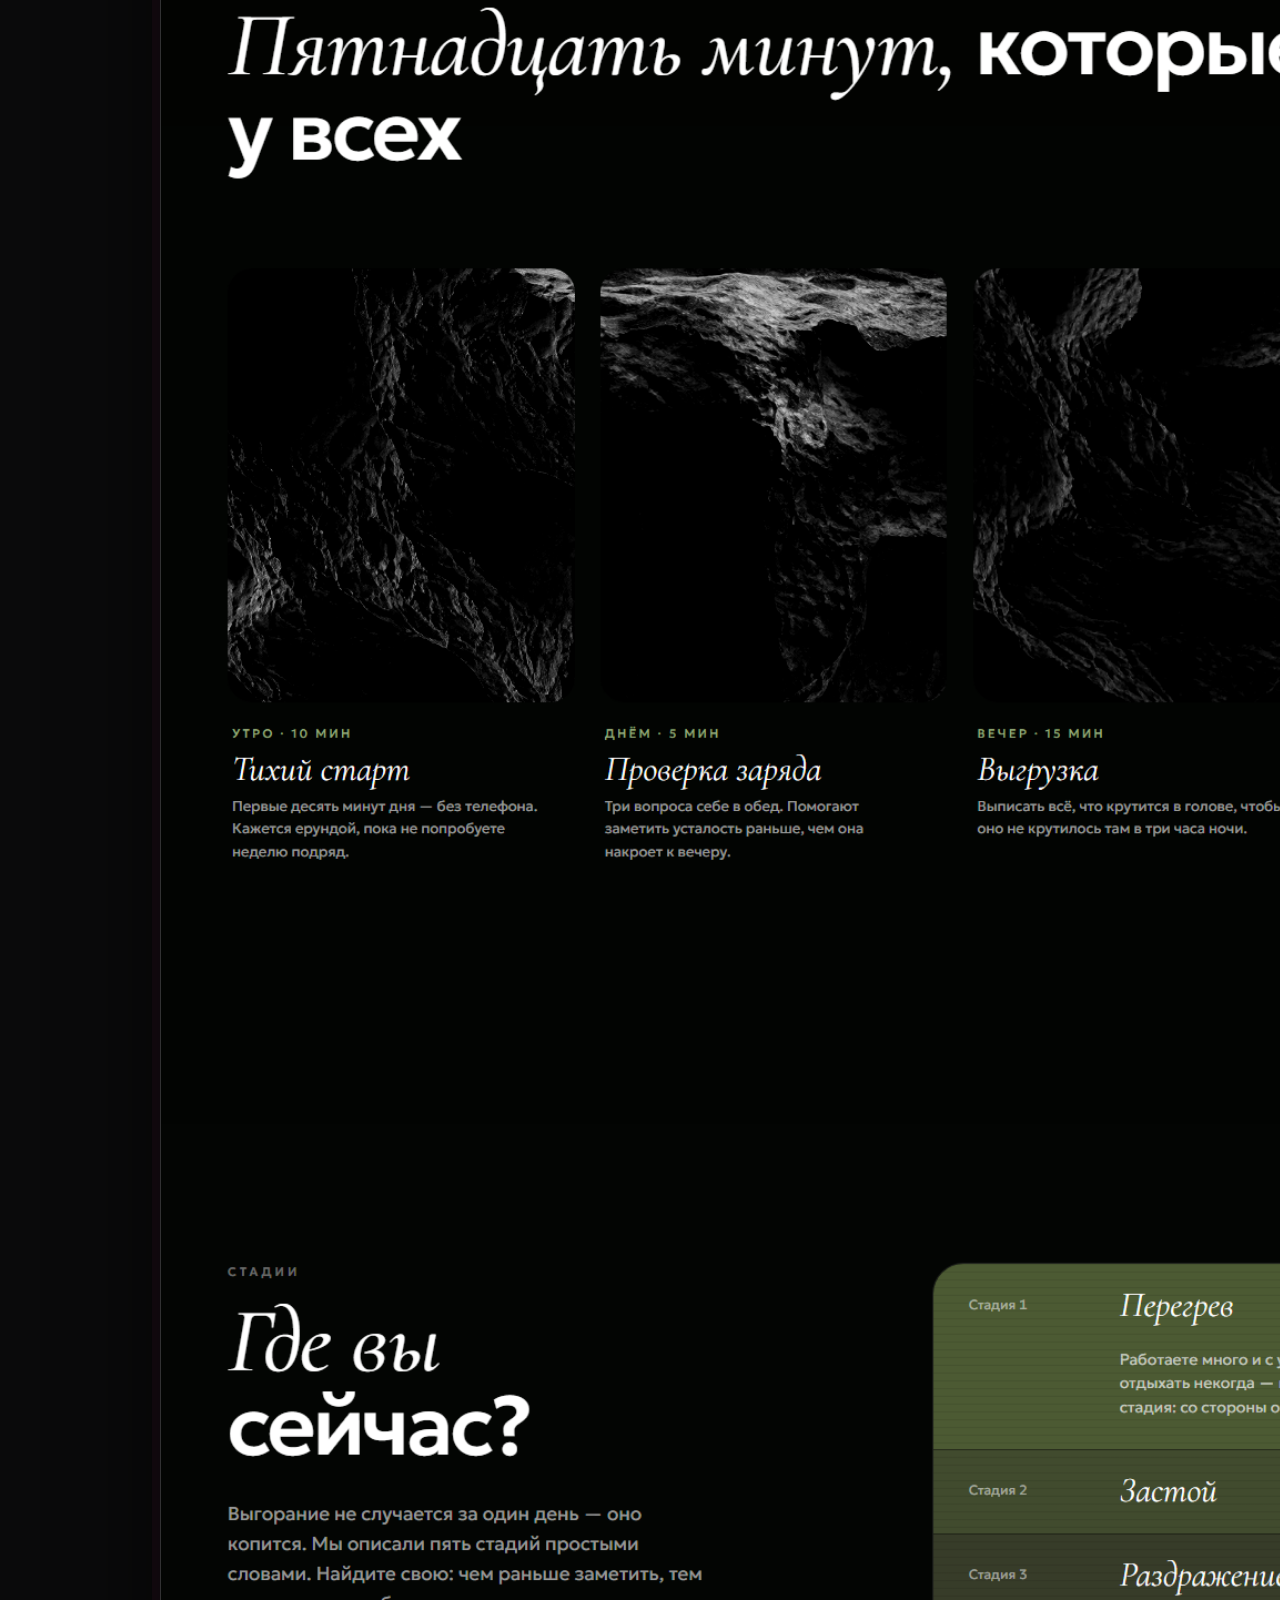
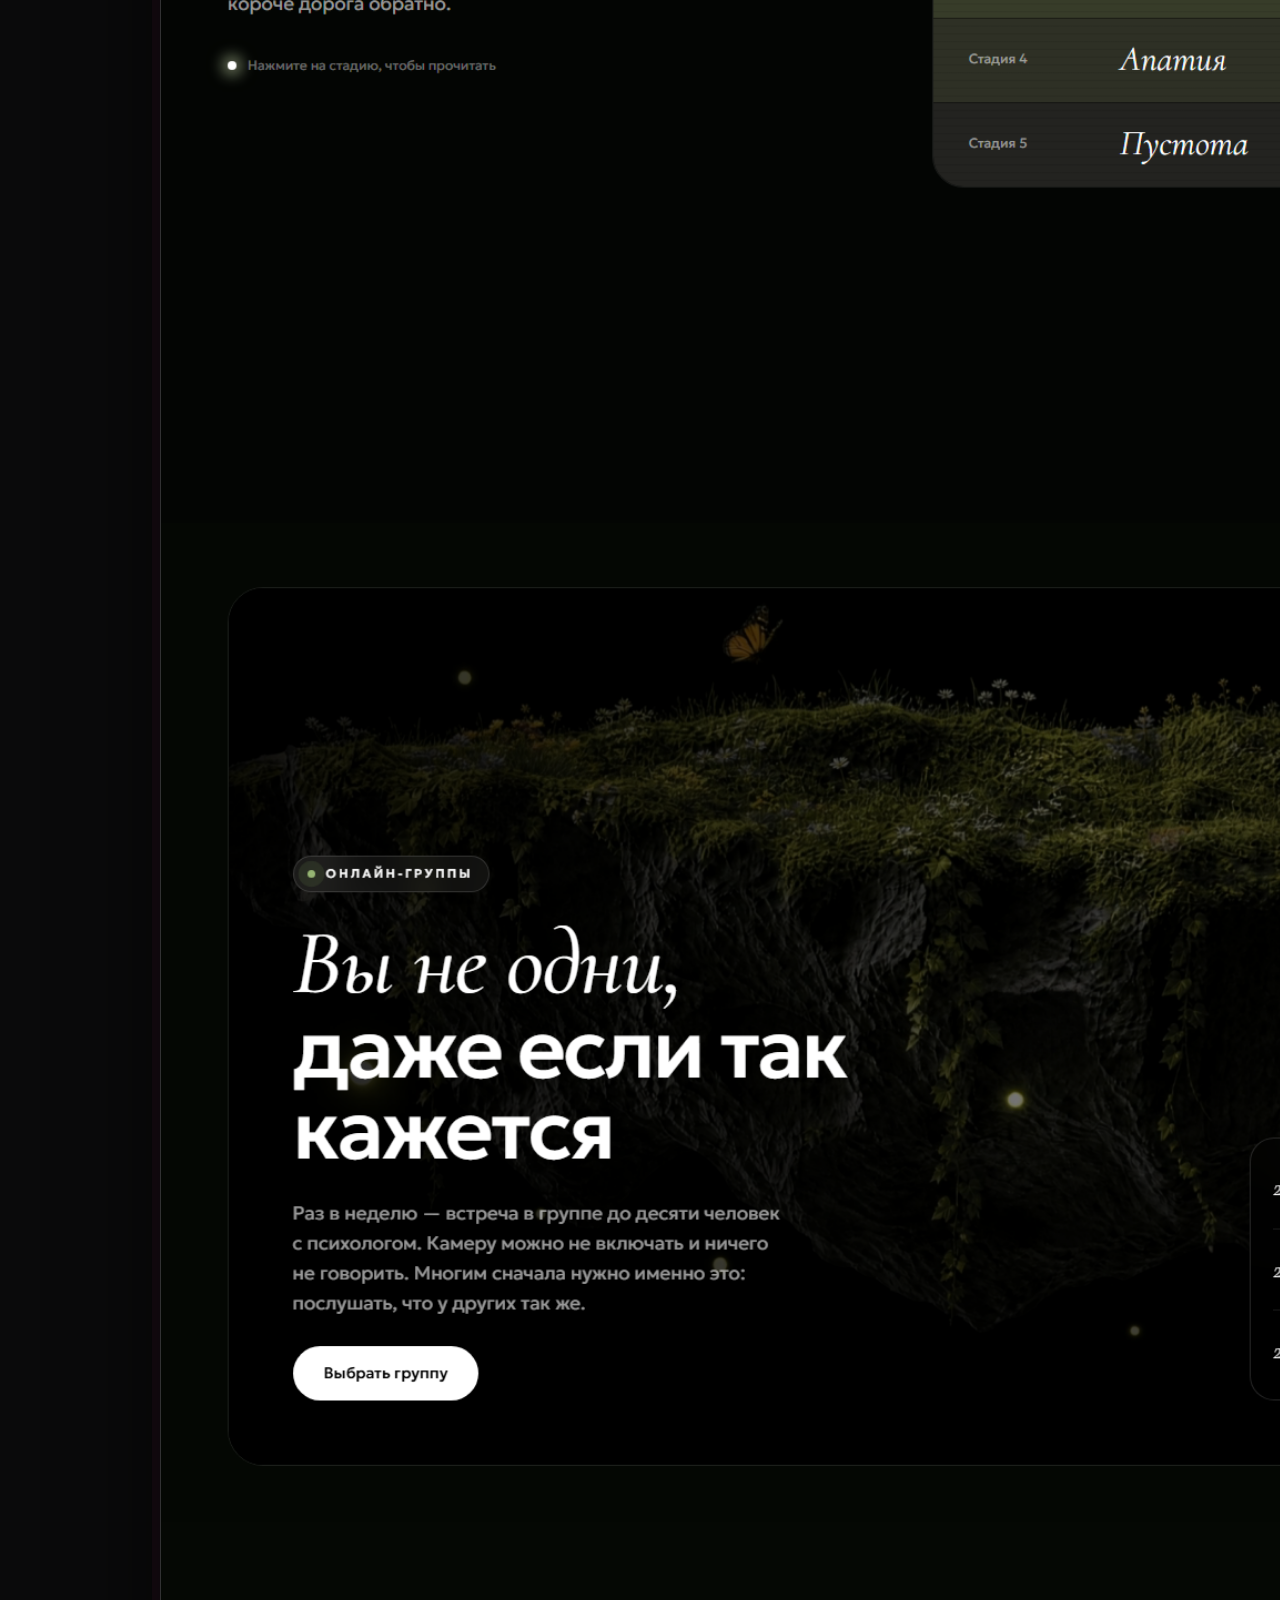
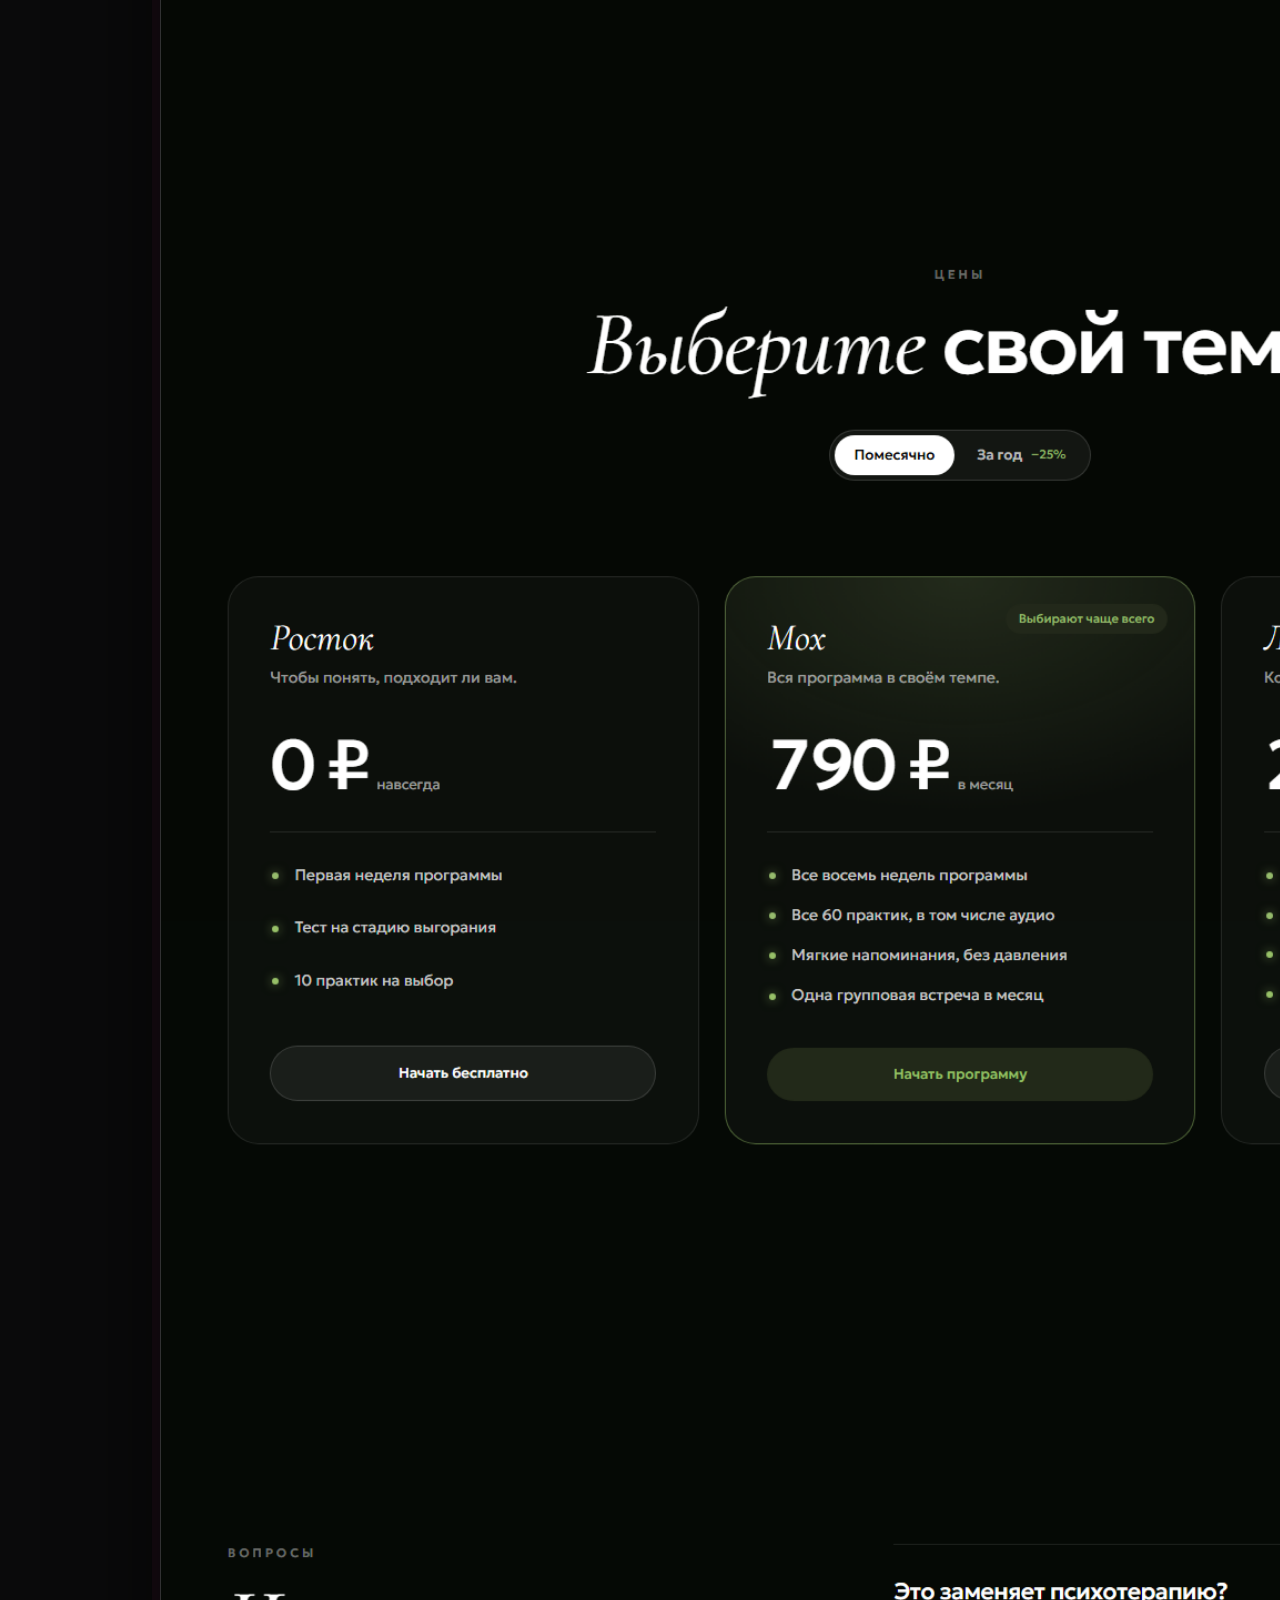
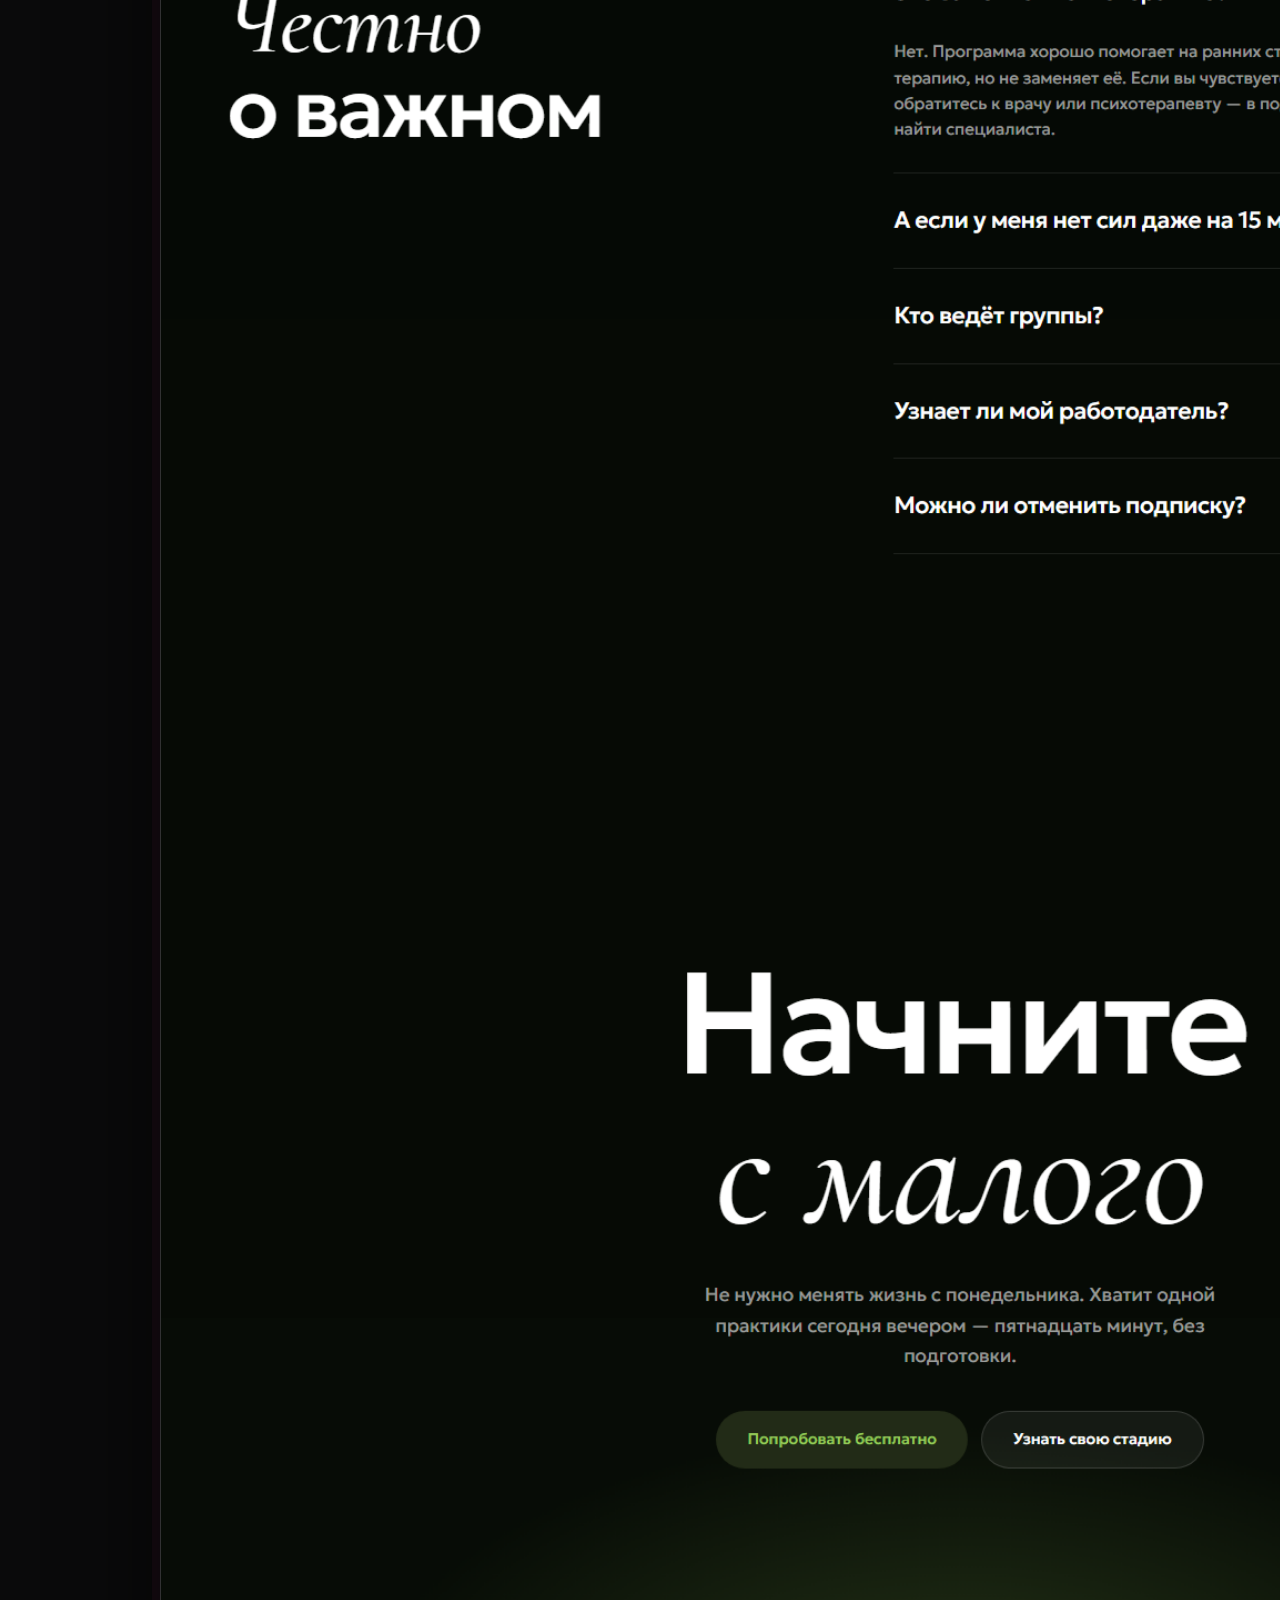
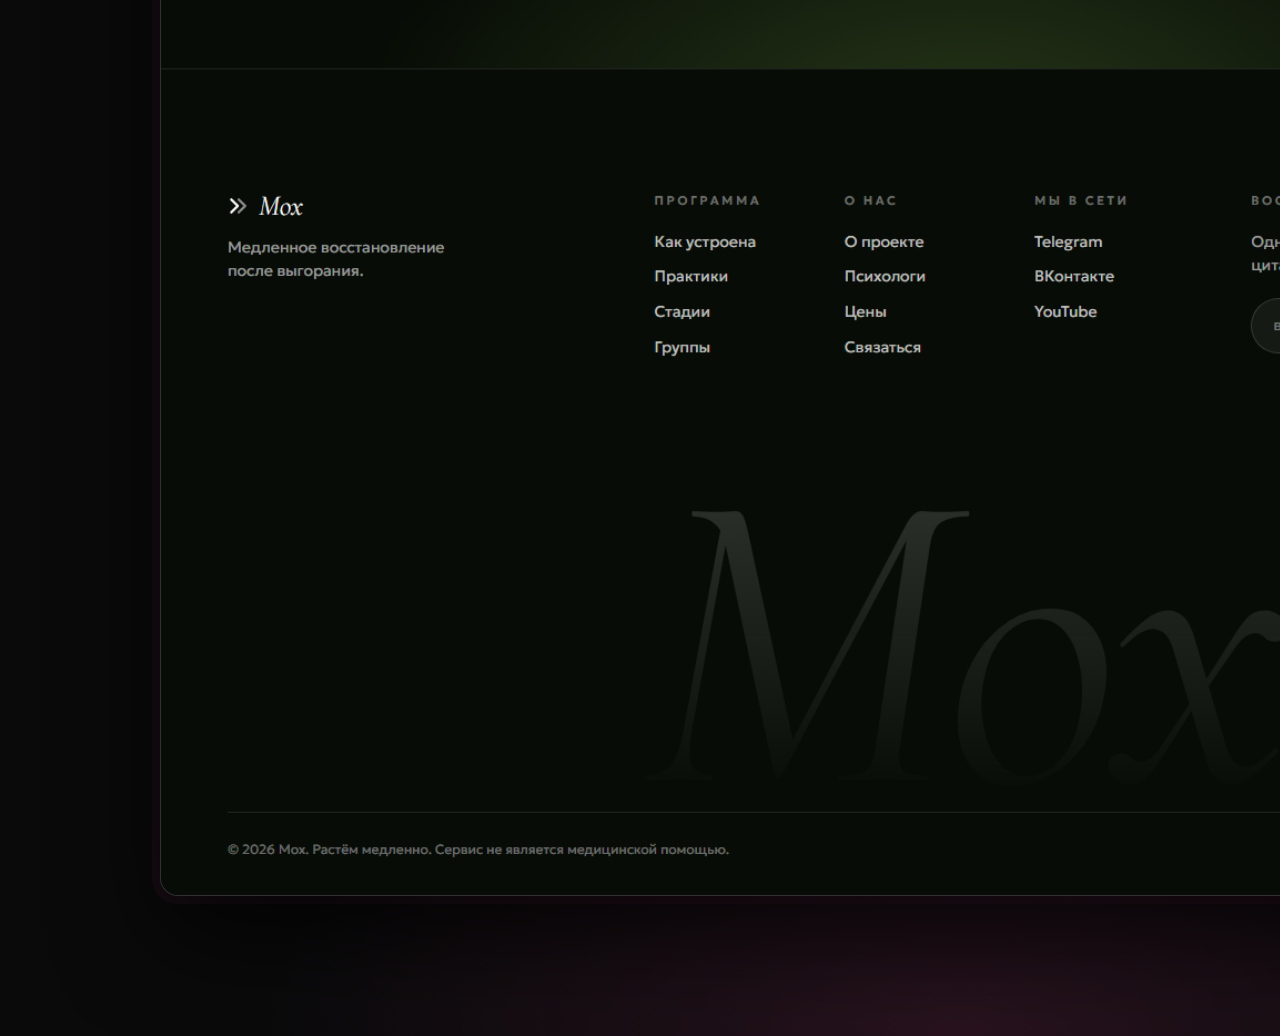
<file: behance/fullpage.html>
<!DOCTYPE html>
<html lang="ru">
<head>
<meta charset="UTF-8">
<title>Full page — virsaviya_web</title>
<!--
  Блок «весь сайт» для Behance в стиле серии обложек, 1920 px в ширину.
  ?mode=desktop — полная страница в окне браузера (full-desktop.png)
  ?mode=mobile  — мобильная страница, разрезанная на колонки (full-mobile.png)
-->
<link rel="preconnect" href="https://fonts.googleapis.com">
<link rel="preconnect" href="https://fonts.gstatic.com" crossorigin>
<link href="https://fonts.googleapis.com/css2?family=Unbounded:wght@700&family=Manrope:wght@500;700&display=swap" rel="stylesheet">
<style>
  :root { --bg: #0a0a0b; --pink: #ff4fa3; --text: #f4f1f3; --muted: rgba(244, 241, 243, 0.55); }
  * { box-sizing: border-box; margin: 0; padding: 0; }
  html, body { width: 1920px; background: var(--bg); overflow: hidden; }
  body {
    position: relative;
    padding: 90px 160px 140px;
    font-family: 'Manrope', Arial, sans-serif;
    color: var(--text);
    background:
      radial-gradient(1000px 600px at 50% 0%, rgba(255, 79, 163, 0.12), transparent 70%),
      radial-gradient(1000px 600px at 50% 100%, rgba(255, 79, 163, 0.12), transparent 70%),
      var(--bg);
  }

  .head { display: flex; justify-content: space-between; align-items: flex-end; margin-bottom: 70px; }
  .label { font-size: 16px; font-weight: 700; letter-spacing: 0.18em; text-transform: uppercase; color: var(--pink); }
  .title { margin-top: 14px; font-family: 'Unbounded', 'Arial Black', sans-serif; font-size: 56px; letter-spacing: -0.02em; }
  .handle { font-size: 18px; font-weight: 700; color: var(--muted); }
  .handle b { color: var(--text); }

  .browser {
    border-radius: 18px;
    overflow: hidden;
    background: #141416;
    border: 1px solid rgba(255, 255, 255, 0.12);
    box-shadow: 0 40px 100px rgba(0, 0, 0, 0.7), 0 0 0 8px rgba(255, 79, 163, 0.06);
  }
  .browser__bar { display: flex; align-items: center; gap: 8px; padding: 16px 20px; background: #19191c; }
  .browser__bar i { width: 12px; height: 12px; border-radius: 50%; background: rgba(255, 255, 255, 0.18); }
  .browser__bar i:first-child { background: var(--pink); }
  .browser__url {
    margin-left: 18px;
    padding: 6px 18px;
    border-radius: 999px;
    background: rgba(255, 255, 255, 0.06);
    font-size: 13px;
    color: var(--muted);
  }
  .browser img { display: block; width: 100%; }

  .strips { display: flex; justify-content: center; gap: 40px; }
  .strip {
    width: 360px;
    overflow: hidden;
    border-radius: 36px;
    border: 10px solid #1a1a1d;
    box-shadow: 0 40px 90px rgba(0, 0, 0, 0.7);
    background: #000;
  }
  .strip img { display: block; width: 100%; }
</style>
</head>
<body>
  <div class="head">
    <div>
      <p class="label" id="label">Весь сайт</p>
      <h1 class="title" id="title">Десктоп целиком</h1>
    </div>
    <p class="handle">virsaviya · web &nbsp;·&nbsp; <b>@virsaviya_web</b></p>
  </div>

  <div id="stage"></div>

  <script>
    const mode = new URLSearchParams(location.search).get('mode') || 'desktop';
    const stage = document.getElementById('stage');

    if (mode === 'desktop') {
      stage.innerHTML = `
        <div class="browser">
          <div class="browser__bar"><i></i><i></i><i></i><span class="browser__url">Мох — лендинг</span></div>
          <img src="full-desktop.png" alt="">
        </div>`;
    } else {
      document.getElementById('label').textContent = 'Мобильная версия';
      document.getElementById('title').textContent = 'Телефон целиком';
      const img = new Image();
      img.src = 'full-mobile.png';
      img.onload = () => {
        const cols = 4;
        const w = 340; // inner width of a strip (360 minus borders)
        const h = Math.ceil((img.naturalHeight * w) / img.naturalWidth / cols);
        stage.innerHTML = `<div class="strips">${Array.from({ length: cols }, (_, i) =>
          `<div class="strip" style="height:${h + 20}px"><img src="full-mobile.png" style="margin-top:${-i * h}px" alt=""></div>`
        ).join('')}</div>`;
      };
    }
  </script>
</body>
</html>
</file>
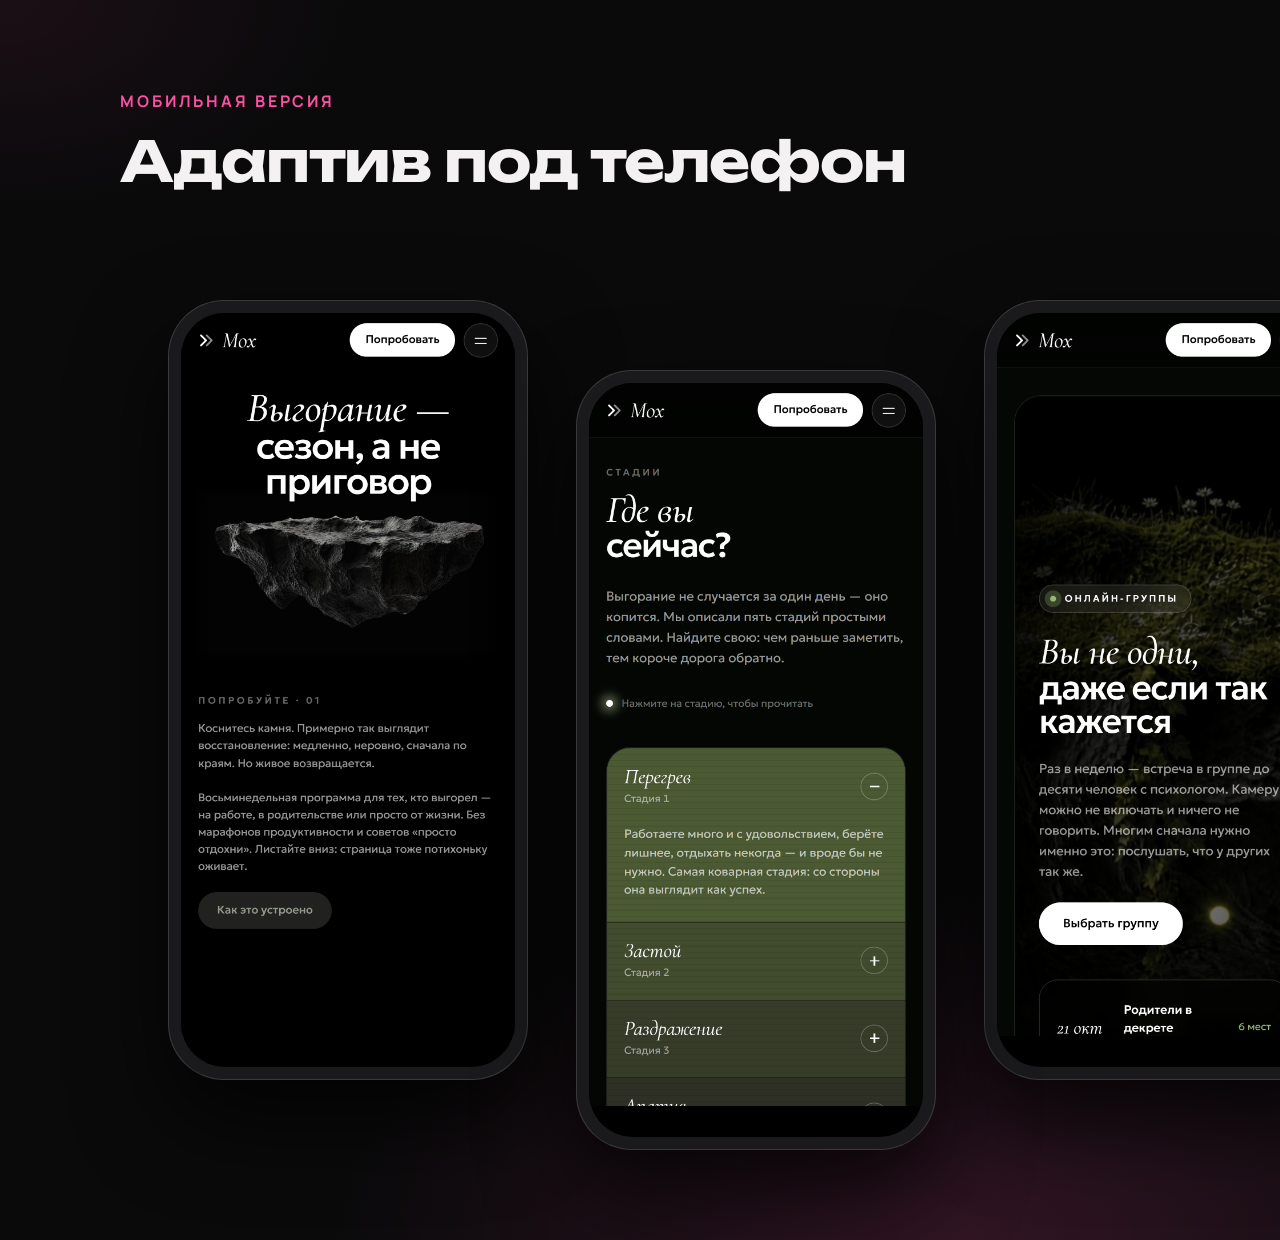
<file: behance/mobile.html>
<!DOCTYPE html>
<html lang="ru">
<head>
<meta charset="UTF-8">
<title>Mobile showcase — virsaviya_web</title>
<!--
  Витрина мобильной версии для Behance, 1920 px в ширину, в стиле серии обложек.
  Картинки берутся из shots/mobile-*.png; список можно поменять параметром ?imgs=a.png,b.png,c.png,d.png
-->
<link rel="preconnect" href="https://fonts.googleapis.com">
<link rel="preconnect" href="https://fonts.gstatic.com" crossorigin>
<link href="https://fonts.googleapis.com/css2?family=Unbounded:wght@700&family=Manrope:wght@500;700&display=swap" rel="stylesheet">
<style>
  :root { --bg: #0a0a0b; --pink: #ff4fa3; --text: #f4f1f3; --muted: rgba(244, 241, 243, 0.55); }
  * { box-sizing: border-box; margin: 0; padding: 0; }
  html, body { width: 1920px; height: 1240px; background: var(--bg); overflow: hidden; }
  body { position: relative; font-family: 'Manrope', Arial, sans-serif; color: var(--text); }

  .glow {
    position: absolute;
    inset: 0;
    background:
      radial-gradient(900px 500px at 50% 100%, rgba(255, 79, 163, 0.16), transparent 70%),
      radial-gradient(500px 300px at 0% 0%, rgba(255, 79, 163, 0.07), transparent 70%);
  }

  .head {
    position: absolute;
    top: 90px;
    left: 120px;
    right: 120px;
    display: flex;
    justify-content: space-between;
    align-items: flex-end;
  }

  .label { font-size: 16px; font-weight: 700; letter-spacing: 0.18em; text-transform: uppercase; color: var(--pink); }
  .title { margin-top: 14px; font-family: 'Unbounded', 'Arial Black', sans-serif; font-size: 56px; letter-spacing: -0.02em; }
  .handle { font-size: 18px; font-weight: 700; color: var(--muted); }
  .handle b { color: var(--text); }

  .phones {
    position: absolute;
    top: 300px;
    left: 0;
    right: 0;
    display: flex;
    justify-content: center;
    gap: 48px;
  }

  .phone {
    width: 360px;
    height: 780px;
    padding: 12px;
    border-radius: 56px;
    background: #1a1a1d;
    border: 1px solid rgba(255, 255, 255, 0.14);
    box-shadow: 0 40px 90px rgba(0, 0, 0, 0.75);
  }
  .phone:nth-child(even) { transform: translateY(70px); }

  .screen {
    position: relative;
    width: 100%;
    height: 100%;
    border-radius: 44px;
    overflow: hidden;
    background: #000;
  }
  .screen img { display: block; width: 100%; }
</style>
</head>
<body>
  <div class="glow"></div>

  <div class="head">
    <div>
      <p class="label">Мобильная версия</p>
      <h1 class="title">Адаптив под телефон</h1>
    </div>
    <p class="handle">virsaviya · web &nbsp;·&nbsp; <b>@virsaviya_web</b></p>
  </div>

  <div class="phones" id="phones"></div>

  <script>
    const q = new URLSearchParams(location.search);
    const imgs = (q.get('imgs') || 'shots/mobile-01-hero.png,shots/mobile-03-stages.png,shots/mobile-04-groups.png,shots/mobile-05-pricing.png').split(',');
    document.getElementById('phones').innerHTML = imgs
      .map((src) => `<div class="phone"><div class="screen"><img src="${src}" alt=""></div></div>`)
      .join('');
  </script>
</body>
</html>
</file>
<file: style.css>
/* ==========================================================================
   Tokens
   ========================================================================== */
:root {
  --c-bg: #000;
  --c-text: #fff;
  --c-muted: rgba(255, 255, 255, 0.6);
  --c-faint: rgba(255, 255, 255, 0.42);
  --c-line: rgba(255, 255, 255, 0.1);
  --c-glass: rgba(255, 255, 255, 0.06);
  --c-glass-border: rgba(255, 255, 255, 0.15);
  /* Accent "comes back to life" with scroll: --depth (0 → 1) is set from JS.
     Grey and lifeless at the top of the page, moss green at the bottom. */
  --sat: calc(6% + var(--depth, 0) * 46%);
  --c-earth: hsl(88 calc(var(--sat) * 0.6) 13%);
  --c-earth-hover: hsl(88 calc(var(--sat) * 0.6) 18%);
  --c-ember: hsl(88 var(--sat) 58%);
  --c-ember-hover: hsl(88 var(--sat) 68%);
  --c-warm-glow: rgba(235, 255, 200, 0.6);

  --f-serif: "Cormorant", "Times New Roman", serif;
  --f-sans: "Geologica", "Segoe UI", system-ui, sans-serif;

  --ease-out: cubic-bezier(0.22, 1, 0.36, 1);
  --dur-reveal: 0.9s;
  --stagger: 0.12s;

  --pad-x: clamp(20px, 3vw, 44px);
  --header-h: 72px;
  --title-size: clamp(48px, 7vw, 110px);
  --h2-size: clamp(40px, 5.2vw, 84px);
  --section-y: clamp(96px, 13vw, 180px);
  --radius-lg: 28px;
}

/* ==========================================================================
   Base
   ========================================================================== */
*,
*::before,
*::after { box-sizing: border-box; }

html {
  scroll-behavior: smooth;
  scroll-padding-top: var(--header-h);
}

html, body { margin: 0; padding: 0; }

body {
  /* --depth (0 → 1) is set from JS: the further you scroll, the more alive the page */
  background: rgb(calc(var(--depth, 0) * 7), calc(var(--depth, 0) * 12), calc(var(--depth, 0) * 6));
  color: var(--c-text);
  font-family: var(--f-sans);
  font-size: 15px;
  font-weight: 350;
  line-height: 1.55;
  -webkit-font-smoothing: antialiased;
  -moz-osx-font-smoothing: grayscale;
  overflow-x: hidden;
}

::selection { background: var(--c-ember); color: #000; }

a { color: inherit; text-decoration: none; }
p { margin: 0; }
ul, ol { margin: 0; padding: 0; list-style: none; }
h1, h2, h3 { margin: 0; font-weight: 400; }
button { font: inherit; color: inherit; }
img, video { display: block; max-width: 100%; }

:focus-visible { outline: 2px solid rgba(255, 255, 255, 0.6); outline-offset: 3px; }

.container {
  width: min(100% - var(--pad-x) * 2, 1320px);
  margin-inline: auto;
}

.skip-link {
  position: fixed;
  top: 12px;
  left: 12px;
  z-index: 100;
  padding: 10px 16px;
  border-radius: 999px;
  background: #fff;
  color: #000;
  font-size: 13px;
  transform: translateY(-200%);
  transition: transform 0.3s var(--ease-out);
}
.skip-link:focus { transform: none; }

/* ==========================================================================
   Typography helpers
   ========================================================================== */
.eyebrow {
  margin-bottom: 14px;
  font-size: 11px;
  font-weight: 500;
  letter-spacing: 0.28em;
  text-transform: uppercase;
  color: var(--c-faint);
}

.muted { color: var(--c-muted); }

.h2 {
  font-family: var(--f-sans);
  font-size: var(--h2-size);
  font-weight: 500;
  line-height: 0.98;
  letter-spacing: -0.035em;
}

.h2 em {
  font-family: var(--f-serif);
  font-size: 1.1em;
  font-style: italic;
  font-weight: 500;
  letter-spacing: -0.01em;
}

.h2--xl { font-size: clamp(52px, 9vw, 150px); }

.lead {
  font-size: clamp(15px, 1.2vw, 17px);
  line-height: 1.6;
  max-width: 440px;
}

/* ==========================================================================
   Buttons & links
   ========================================================================== */
.btn {
  display: inline-flex;
  align-items: center;
  justify-content: center;
  gap: 8px;
  border: 0;
  border-radius: 999px;
  font-size: 13px;
  font-weight: 500;
  white-space: nowrap;
  cursor: pointer;
  transition: background-color 0.35s var(--ease-out), color 0.35s var(--ease-out),
    border-color 0.35s var(--ease-out), transform 0.35s var(--ease-out);
}

.btn:active { transform: scale(0.97); }

.btn--light { padding: 9px 18px; background: #fff; color: #000; }
.btn--light:hover { background: rgba(255, 255, 255, 0.85); }

.btn--earth { padding: 11px 22px; background: var(--c-earth); color: var(--c-ember); }
.btn--earth:hover { background: var(--c-earth-hover); color: var(--c-ember-hover); }

.btn--ghost {
  padding: 11px 22px;
  background: var(--c-glass);
  border: 1px solid var(--c-glass-border);
  color: #fff;
}
.btn--ghost:hover { background: rgba(255, 255, 255, 0.12); border-color: rgba(255, 255, 255, 0.3); }

.btn--lg { padding: 14px 28px; font-size: 14px; }
.btn--block { width: 100%; padding-block: 14px; }

.link-arrow {
  display: inline-flex;
  align-items: center;
  gap: 10px;
  font-size: 14px;
  color: var(--c-muted);
  transition: color 0.35s var(--ease-out);
}
.link-arrow svg { width: 18px; height: 18px; transition: transform 0.45s var(--ease-out); }
.link-arrow:hover { color: #fff; }
.link-arrow:hover svg { transform: translateX(4px); }

/* ==========================================================================
   Header
   ========================================================================== */
.header {
  position: fixed;
  inset: 0 0 auto;
  z-index: 50;
  display: grid;
  grid-template-columns: 1fr auto 1fr;
  align-items: center;
  height: var(--header-h);
  padding: 0 var(--pad-x);
  border-bottom: 1px solid transparent;
  transition: background-color 0.5s var(--ease-out), border-color 0.5s var(--ease-out),
    opacity var(--dur-reveal) var(--ease-out), transform var(--dur-reveal) var(--ease-out);
}

.header.is-scrolled {
  background: rgba(0, 0, 0, 0.55);
  border-bottom-color: rgba(255, 255, 255, 0.06);
  -webkit-backdrop-filter: blur(16px);
  backdrop-filter: blur(16px);
}

.logo {
  display: inline-flex;
  align-items: center;
  gap: 8px;
  justify-self: start;
}

.logo__icon { width: 20px; height: 20px; }

.logo__text {
  font-family: var(--f-serif);
  font-style: italic;
  font-size: 26px;
  line-height: 1;
  letter-spacing: -0.01em;
}

/* Pill navigation */
.nav {
  background: var(--c-glass);
  border: 1px solid var(--c-glass-border);
  border-radius: 999px;
  padding: 4px;
  -webkit-backdrop-filter: blur(12px);
  backdrop-filter: blur(12px);
}

.nav__list {
  position: relative;
  display: flex;
  gap: 2px;
}

/* Sliding white pill behind the active link (created in JS) */
.nav__indicator {
  position: absolute;
  top: 0;
  bottom: 0;
  left: 0;
  width: 0;
  border-radius: 999px;
  background: #fff;
  pointer-events: none;
  transition: transform 0.55s var(--ease-out), width 0.55s var(--ease-out);
}

.nav__link {
  position: relative;
  z-index: 1;
  display: block;
  padding: 8px 16px;
  border-radius: 999px;
  font-size: 13px;
  font-weight: 500;
  color: rgba(255, 255, 255, 0.72);
  transition: color 0.35s var(--ease-out), background-color 0.35s var(--ease-out);
}

.nav__link:hover,
.nav__link:focus-visible { color: #fff; background: rgba(255, 255, 255, 0.06); }

.nav__link.is-active,
.nav__link.is-active:hover { background: #fff; color: #000; }

.nav.has-indicator .nav__link.is-active { background: transparent; }

.header__actions {
  display: flex;
  align-items: center;
  gap: 10px;
  justify-self: end;
}

/* Burger (mobile only) */
.burger {
  display: none;
  position: relative;
  width: 40px;
  height: 40px;
  padding: 0;
  border: 1px solid var(--c-glass-border);
  border-radius: 999px;
  background: var(--c-glass);
  -webkit-backdrop-filter: blur(12px);
  backdrop-filter: blur(12px);
  cursor: pointer;
}

.burger span {
  position: absolute;
  left: 12px;
  right: 12px;
  height: 1.5px;
  background: #fff;
  border-radius: 2px;
  transition: transform 0.4s var(--ease-out);
}
.burger span:first-child { top: 16px; }
.burger span:last-child { top: 22px; }

.header.is-open .burger span:first-child { transform: translateY(3px) rotate(45deg); }
.header.is-open .burger span:last-child { transform: translateY(-3px) rotate(-45deg); }

/* ==========================================================================
   Hero
   ========================================================================== */
.hero {
  position: relative;
  display: flex;
  flex-direction: column;
  align-items: center;
  height: 100vh;
  height: 100svh;
  padding: calc(var(--header-h) + clamp(12px, 3vh, 40px)) var(--pad-x) 0;
  overflow: hidden;
}

.hero__title {
  position: relative;
  z-index: 3;
  text-align: center;
  font-size: var(--title-size);
  line-height: 0.95;
  pointer-events: none;
}

.hero__line { display: block; }

.hero__line--serif {
  font-family: var(--f-serif);
  font-size: 1.12em;
  font-weight: 500;
  font-style: italic;
  letter-spacing: -0.01em;
}

.hero__line--sans {
  font-family: var(--f-sans);
  font-weight: 500;
  letter-spacing: -0.035em;
}

/* Rock stage */
.stage {
  position: relative;
  z-index: 1;
  /* Fit by width, but never taller than the space left under the title */
  width: min(75vw, 1400px, calc((100svh - var(--header-h) - var(--title-size) * 1.6) * 16 / 9));
  margin-top: calc(var(--title-size) * -0.55);
}

.stage__float {
  animation: float 6s ease-in-out infinite;
  will-change: transform;
}

@keyframes float {
  0%, 100% { transform: translateY(-10px); }
  50%      { transform: translateY(10px); }
}

.rock {
  --x: 50%;
  --y: 50%;
  --r: 0px;
  --glow: 0;
  position: relative;
  aspect-ratio: 16 / 9;
  width: 100%;
  overflow: hidden;
  -webkit-tap-highlight-color: transparent;
  /* Feather the edges so the asset's near-black backdrop melts into #000 */
  -webkit-mask-image:
    linear-gradient(to right, transparent, #000 7%, #000 93%, transparent),
    linear-gradient(to bottom, transparent, #000 8%, #000 92%, transparent);
  -webkit-mask-composite: source-in;
  mask-image:
    linear-gradient(to right, transparent, #000 7%, #000 93%, transparent),
    linear-gradient(to bottom, transparent, #000 8%, #000 92%, transparent);
  mask-composite: intersect;
}

.rock__layer {
  position: absolute;
  inset: 0;
  width: 100%;
  height: 100%;
  object-fit: cover;
  object-position: center;
  user-select: none;
  -webkit-user-drag: none;
}

/* Flowering rock — revealed only inside the "flashlight" circle */
.rock__video {
  -webkit-mask-image: radial-gradient(circle var(--r) at var(--x) var(--y), #000 0%, #000 40%, transparent 100%);
  mask-image: radial-gradient(circle var(--r) at var(--x) var(--y), #000 0%, #000 40%, transparent 100%);
  -webkit-mask-repeat: no-repeat;
  mask-repeat: no-repeat;
  visibility: hidden;
}

.rock.is-active .rock__video { visibility: visible; }

/* Warm firefly following the cursor */
.rock__glow {
  position: absolute;
  top: 0;
  left: 0;
  width: 10px;
  height: 10px;
  margin: -5px 0 0 -5px;
  border-radius: 50%;
  background: #fff;
  box-shadow: 0 0 20px 6px var(--c-warm-glow);
  opacity: var(--glow);
  transform: translate3d(var(--x), var(--y), 0);
  pointer-events: none;
  will-change: transform, opacity;
}

/* Bottom notes */
.hero__note {
  position: absolute;
  z-index: 3;
  bottom: clamp(24px, 5vh, 56px);
  max-width: 260px;
  font-size: 12px;
  line-height: 1.55;
}

.hero__note--left { left: var(--pad-x); }

.hero__note--right {
  right: var(--pad-x);
  display: flex;
  flex-direction: column;
  align-items: flex-start;
  gap: 20px;
}

/* Scroll cue */
.scroll-cue {
  position: absolute;
  z-index: 3;
  bottom: clamp(24px, 5vh, 56px);
  left: 50%;
  width: 22px;
  height: 36px;
  margin-left: -11px;
  border: 1px solid var(--c-glass-border);
  border-radius: 999px;
}

.scroll-cue span {
  position: absolute;
  top: 7px;
  left: 50%;
  width: 3px;
  height: 7px;
  margin-left: -1.5px;
  border-radius: 2px;
  background: rgba(255, 255, 255, 0.7);
  animation: cue 2.2s var(--ease-out) infinite;
}

@keyframes cue {
  0%   { transform: translateY(0); opacity: 0; }
  30%  { opacity: 1; }
  100% { transform: translateY(14px); opacity: 0; }
}

/* ==========================================================================
   Sections — shared
   ========================================================================== */
.section { padding-block: var(--section-y); }

.section-head { margin-bottom: clamp(48px, 6vw, 88px); }

.section-head--split {
  display: grid;
  grid-template-columns: 1.3fr 1fr;
  gap: 40px;
  align-items: end;
}

.section-head--row {
  display: flex;
  align-items: flex-end;
  justify-content: space-between;
  gap: 32px;
}

.section-head--center {
  display: flex;
  flex-direction: column;
  align-items: center;
  text-align: center;
}

/* ==========================================================================
   Stats
   ========================================================================== */
.stats {
  border-top: 1px solid var(--c-line);
  border-bottom: 1px solid var(--c-line);
}

.stats__grid {
  display: grid;
  grid-template-columns: repeat(4, 1fr);
}

.stat {
  padding: clamp(32px, 4vw, 56px) clamp(16px, 2vw, 32px);
  border-left: 1px solid var(--c-line);
}
.stat:first-child { border-left: 0; padding-left: 0; }

.stat__value {
  display: flex;
  align-items: baseline;
  gap: 10px;
  margin-bottom: 12px;
}

.stat__num {
  font-size: clamp(44px, 5vw, 76px);
  font-weight: 500;
  line-height: 1;
  letter-spacing: -0.05em;
  font-variant-numeric: tabular-nums;
}

.stat__unit {
  font-family: var(--f-serif);
  font-style: italic;
  font-size: clamp(20px, 1.8vw, 26px);
  color: var(--c-muted);
}

.stat__text {
  max-width: 220px;
  font-size: 13px;
  color: var(--c-muted);
}

/* ==========================================================================
   Course — modules
   ========================================================================== */
.modules { border-bottom: 1px solid var(--c-line); }

.module {
  position: relative;
  display: grid;
  grid-template-columns: 80px 1.1fr 1.4fr auto 48px;
  align-items: center;
  gap: 24px;
  padding: clamp(24px, 3vw, 36px) 8px;
  border-top: 1px solid var(--c-line);
  isolation: isolate;
}

/* Warm wash that sweeps in from the left on hover */
.module::before {
  content: "";
  position: absolute;
  inset: 0;
  z-index: -1;
  background: linear-gradient(90deg, hsl(88 var(--sat) 58% / 0.12), hsl(88 var(--sat) 58% / 0) 70%);
  transform: scaleX(0);
  transform-origin: left;
  transition: transform 0.7s var(--ease-out);
}

.module:hover::before { transform: scaleX(1); }

.module__num {
  font-family: var(--f-serif);
  font-style: italic;
  font-size: 22px;
  color: var(--c-faint);
  transition: color 0.4s var(--ease-out);
}

.module__title {
  font-size: clamp(24px, 2.6vw, 40px);
  font-weight: 500;
  letter-spacing: -0.035em;
  line-height: 1.05;
  transition: transform 0.6s var(--ease-out);
}

.module__text {
  max-width: 380px;
  font-size: 14px;
  color: var(--c-muted);
}

.module__meta {
  font-size: 12px;
  color: var(--c-faint);
  white-space: nowrap;
}

.module__arrow {
  display: grid;
  place-items: center;
  width: 44px;
  height: 44px;
  border: 1px solid var(--c-glass-border);
  border-radius: 50%;
  transition: background-color 0.4s var(--ease-out), color 0.4s var(--ease-out), transform 0.6s var(--ease-out);
}
.module__arrow svg { width: 18px; height: 18px; }

.module:hover .module__num { color: var(--c-ember); }
.module:hover .module__title { transform: translateX(10px); }
.module:hover .module__arrow { background: #fff; color: #000; transform: rotate(45deg); }

/* ==========================================================================
   Field guides
   ========================================================================== */
.guides__grid {
  display: grid;
  grid-template-columns: repeat(4, 1fr);
  gap: clamp(14px, 1.6vw, 24px);
}

.guide__media {
  position: relative;
  aspect-ratio: 4 / 5;
  border-radius: 22px;
  overflow: hidden;
  background: #0a0a0a;
  isolation: isolate;
}

/* Crops of the hero rock, zoomed in as stone texture */
.guide__media::before {
  content: "";
  position: absolute;
  inset: 0;
  background: url("assets/rock.webp") var(--pos, center) / var(--size, 300%) no-repeat;
  filter: grayscale(1) contrast(1.25) brightness(0.95);
  transform: scaleX(var(--flip, 1));
  transition: transform 1.2s var(--ease-out), filter 0.8s var(--ease-out);
}

.guide__media::after {
  content: "";
  position: absolute;
  inset: 0;
  background:
    radial-gradient(120% 80% at 50% 110%, hsl(88 var(--sat) 58% / 0.35), transparent 60%),
    linear-gradient(180deg, transparent 50%, rgba(0, 0, 0, 0.6));
  opacity: 0;
  transition: opacity 0.8s var(--ease-out);
}

.guide:hover .guide__media::before {
  transform: scaleX(var(--flip, 1)) scale(1.08);
  filter: grayscale(0.35) sepia(0.35) contrast(1.15) brightness(0.95);
}
.guide:hover .guide__media::after { opacity: 1; }

.guide__body { padding: 20px 4px 0; }

.guide__tag {
  margin-bottom: 8px;
  font-size: 11px;
  font-weight: 500;
  letter-spacing: 0.2em;
  text-transform: uppercase;
  color: var(--c-ember);
}

.guide__title {
  margin-bottom: 8px;
  font-family: var(--f-serif);
  font-style: italic;
  font-size: clamp(26px, 2.2vw, 34px);
  line-height: 1;
}

.guide__text { font-size: 13px; max-width: 280px; }

/* ==========================================================================
   Geology — strata column
   ========================================================================== */
.geology__inner {
  display: grid;
  grid-template-columns: 1fr 1.25fr;
  gap: clamp(40px, 6vw, 110px);
  align-items: start;
}

.geology__intro {
  position: sticky;
  top: calc(var(--header-h) + 48px);
}

.geology__intro .lead { margin-top: 28px; }

.geology__hint {
  display: inline-flex;
  align-items: center;
  gap: 10px;
  margin-top: 32px;
  font-size: 12px;
  color: var(--c-faint);
}

.dot {
  width: 8px;
  height: 8px;
  border-radius: 50%;
  background: #fff;
  box-shadow: 0 0 14px 4px var(--c-warm-glow);
}

.strata {
  border-radius: var(--radius-lg);
  overflow: hidden;
  border: 1px solid var(--c-line);
}

.stratum {
  position: relative;
  background: var(--c);
  transition: filter 0.5s var(--ease-out);
}

/* Subtle grain lines inside each layer */
.stratum::before {
  content: "";
  position: absolute;
  inset: 0;
  background: repeating-linear-gradient(180deg, rgba(0, 0, 0, 0.08) 0 1px, transparent 1px 7px);
  pointer-events: none;
}

.stratum + .stratum { box-shadow: inset 0 1px 0 rgba(0, 0, 0, 0.35); }

.stratum:hover { filter: brightness(1.18); }

.stratum__head {
  position: relative;
  display: grid;
  grid-template-columns: 120px 1fr 32px;
  align-items: center;
  gap: 16px;
  width: 100%;
  padding: 22px clamp(20px, 2.4vw, 32px);
  border: 0;
  background: none;
  text-align: left;
  cursor: pointer;
}

.stratum__age {
  font-size: 12px;
  color: rgba(255, 255, 255, 0.55);
  font-variant-numeric: tabular-nums;
}

.stratum__name {
  font-family: var(--f-serif);
  font-style: italic;
  font-size: clamp(24px, 2.2vw, 32px);
  line-height: 1;
}

.stratum__icon {
  position: relative;
  width: 32px;
  height: 32px;
  border: 1px solid rgba(255, 255, 255, 0.25);
  border-radius: 50%;
}

.stratum__icon::before,
.stratum__icon::after {
  content: "";
  position: absolute;
  top: 50%;
  left: 50%;
  width: 11px;
  height: 1.5px;
  margin: -0.75px 0 0 -5.5px;
  background: #fff;
  transition: transform 0.5s var(--ease-out);
}
.stratum__icon::after { transform: rotate(90deg); }
.stratum.is-open .stratum__icon::after { transform: rotate(0); }

/* grid-rows trick: animates to auto height */
.stratum__body {
  display: grid;
  grid-template-rows: 0fr;
  transition: grid-template-rows 0.6s var(--ease-out);
}

.stratum__body > p {
  overflow: hidden;
  padding: 0 clamp(20px, 2.4vw, 32px) 0 calc(120px + 16px + clamp(20px, 2.4vw, 32px));
  max-width: 620px;
  font-size: 14px;
  color: rgba(255, 255, 255, 0.7);
  opacity: 0;
  transition: opacity 0.5s var(--ease-out), padding 0.6s var(--ease-out);
}

.stratum.is-open .stratum__body { grid-template-rows: 1fr; }
.stratum.is-open .stratum__body > p { opacity: 1; padding-bottom: 26px; }

/* ==========================================================================
   Live tour
   ========================================================================== */
.tour__panel {
  position: relative;
  display: grid;
  grid-template-columns: 1fr auto;
  align-items: end;
  gap: 40px;
  min-height: min(88svh, 820px);
  padding: clamp(28px, 4vw, 64px);
  border: 1px solid var(--c-line);
  border-radius: 32px;
  overflow: hidden;
  isolation: isolate;
}

.tour__video {
  position: absolute;
  inset: 0;
  z-index: -2;
  width: 100%;
  height: 100%;
  object-fit: cover;
  transform: scale(1.15);
  opacity: 0.75;
}

.tour__shade {
  position: absolute;
  inset: 0;
  z-index: -1;
  background:
    linear-gradient(90deg, rgba(0, 0, 0, 0.85) 0%, rgba(0, 0, 0, 0.3) 55%, rgba(0, 0, 0, 0.6) 100%),
    linear-gradient(0deg, rgba(0, 0, 0, 0.7), transparent 50%);
}

.tour__content {
  display: flex;
  flex-direction: column;
  align-items: flex-start;
  gap: 24px;
  max-width: 560px;
}

.live-badge {
  display: inline-flex;
  align-items: center;
  gap: 10px;
  padding: 7px 14px 7px 12px;
  border: 1px solid var(--c-glass-border);
  border-radius: 999px;
  background: var(--c-glass);
  -webkit-backdrop-filter: blur(12px);
  backdrop-filter: blur(12px);
  font-size: 11px;
  font-weight: 500;
  letter-spacing: 0.22em;
  text-transform: uppercase;
}

.live-badge__dot {
  width: 7px;
  height: 7px;
  border-radius: 50%;
  background: var(--c-ember);
  box-shadow: 0 0 0 0 rgba(170, 220, 120, 0.6);
  animation: pulse 2s ease-out infinite;
}

@keyframes pulse {
  0%   { box-shadow: 0 0 0 0 rgba(170, 220, 120, 0.6); }
  100% { box-shadow: 0 0 0 10px rgba(170, 220, 120, 0); }
}

.tour__schedule {
  width: min(380px, 100%);
  padding: 8px 20px;
  border: 1px solid var(--c-glass-border);
  border-radius: 22px;
  background: rgba(0, 0, 0, 0.35);
  -webkit-backdrop-filter: blur(16px);
  backdrop-filter: blur(16px);
}

.tour__schedule li {
  display: grid;
  grid-template-columns: 64px 1fr auto;
  align-items: center;
  gap: 14px;
  padding: 16px 0;
}
.tour__schedule li + li { border-top: 1px solid var(--c-line); }

.tour__date {
  font-family: var(--f-serif);
  font-style: italic;
  font-size: 22px;
  line-height: 1;
}

.tour__place {
  display: flex;
  flex-direction: column;
  font-size: 14px;
  font-weight: 500;
}
.tour__place small { font-size: 12px; font-weight: 400; color: var(--c-muted); }

.tour__seats { font-size: 12px; color: var(--c-ember); }

/* ==========================================================================
   Plans
   ========================================================================== */
.billing {
  display: inline-flex;
  gap: 2px;
  margin-top: 36px;
  padding: 4px;
  border: 1px solid var(--c-glass-border);
  border-radius: 999px;
  background: var(--c-glass);
}

.billing__btn {
  display: inline-flex;
  align-items: center;
  gap: 8px;
  padding: 8px 18px;
  border: 0;
  border-radius: 999px;
  background: none;
  font-size: 13px;
  font-weight: 500;
  color: rgba(255, 255, 255, 0.72);
  cursor: pointer;
  transition: background-color 0.4s var(--ease-out), color 0.4s var(--ease-out);
}
.billing__btn:hover { color: #fff; }
.billing__btn.is-active { background: #fff; color: #000; }

.billing__save { font-size: 11px; color: var(--c-ember); }

.plans__grid {
  display: grid;
  grid-template-columns: repeat(3, 1fr);
  gap: clamp(14px, 1.6vw, 24px);
  align-items: stretch;
}

.plan {
  position: relative;
  display: flex;
  flex-direction: column;
  padding: clamp(28px, 2.6vw, 40px);
  border: 1px solid var(--c-line);
  border-radius: var(--radius-lg);
  background: rgba(255, 255, 255, 0.03);
  transition: border-color 0.5s var(--ease-out), transform 0.6s var(--ease-out);
}
.plan:hover,
.js .plan.sr.is-in:hover { border-color: rgba(255, 255, 255, 0.22); transform: translateY(-4px); }

.plan--featured {
  border-color: hsl(88 var(--sat) 58% / 0.45);
  background:
    radial-gradient(120% 60% at 50% 0%, hsl(88 var(--sat) 58% / 0.16), transparent 70%),
    rgba(255, 255, 255, 0.03);
}
.plan--featured:hover,
.js .plan--featured.sr.is-in:hover { border-color: hsl(88 var(--sat) 58% / 0.75); }

.plan__badge {
  position: absolute;
  top: 24px;
  right: 24px;
  padding: 5px 12px;
  border-radius: 999px;
  background: var(--c-earth);
  color: var(--c-ember);
  font-size: 11px;
  font-weight: 500;
}

.plan__name {
  font-family: var(--f-serif);
  font-style: italic;
  font-size: 34px;
  line-height: 1;
}

.plan__desc { margin-top: 8px; font-size: 14px; }

.plan__price {
  display: flex;
  align-items: baseline;
  gap: 8px;
  margin: 36px 0 28px;
  padding-bottom: 28px;
  border-bottom: 1px solid var(--c-line);
}

.plan__amount {
  font-size: clamp(48px, 4.4vw, 64px);
  font-weight: 500;
  line-height: 1;
  letter-spacing: -0.05em;
  font-variant-numeric: tabular-nums;
  transition: opacity 0.25s ease, transform 0.25s ease;
}
.plan__amount.is-swapping { opacity: 0; transform: translateY(-8px); }

.plan__per { font-size: 13px; color: var(--c-muted); }

.plan__list {
  display: grid;
  gap: 14px;
  margin-bottom: 36px;
  flex: 1;
  font-size: 14px;
  color: rgba(255, 255, 255, 0.8);
}

.plan__list li {
  position: relative;
  padding-left: 22px;
}

.plan__list li::before {
  content: "";
  position: absolute;
  top: 0.6em;
  left: 2px;
  width: 6px;
  height: 6px;
  border-radius: 50%;
  background: var(--c-ember);
  box-shadow: 0 0 10px hsl(88 var(--sat) 58% / 0.7);
}

/* ==========================================================================
   FAQ
   ========================================================================== */
.faq__inner {
  display: grid;
  grid-template-columns: 1fr 1.4fr;
  gap: clamp(40px, 6vw, 110px);
}

.faq__list { border-bottom: 1px solid var(--c-line); }

.faq__item { border-top: 1px solid var(--c-line); }

.faq__item summary {
  position: relative;
  padding: 26px 48px 26px 0;
  font-size: clamp(17px, 1.5vw, 21px);
  font-weight: 500;
  letter-spacing: -0.02em;
  list-style: none;
  cursor: pointer;
  transition: color 0.35s var(--ease-out);
}
.faq__item summary::-webkit-details-marker { display: none; }
.faq__item summary:hover { color: rgba(255, 255, 255, 0.75); }

.faq__item summary::before,
.faq__item summary::after {
  content: "";
  position: absolute;
  top: 50%;
  right: 8px;
  width: 14px;
  height: 1.5px;
  background: currentColor;
  transition: transform 0.5s var(--ease-out);
}
.faq__item summary::after { transform: rotate(90deg); }
.faq__item[open] summary::after { transform: rotate(0); }

.faq__item p {
  max-width: 560px;
  padding-bottom: 28px;
  font-size: 15px;
  animation: faq-in 0.6s var(--ease-out);
}

@keyframes faq-in {
  from { opacity: 0; transform: translateY(-6px); }
  to   { opacity: 1; transform: none; }
}

/* ==========================================================================
   CTA
   ========================================================================== */
.cta {
  position: relative;
  overflow: hidden;
}

/* Warm ember glow rising from below */
.cta::before {
  content: "";
  position: absolute;
  left: 50%;
  bottom: -40%;
  width: min(1100px, 120vw);
  aspect-ratio: 2 / 1;
  transform: translateX(-50%);
  background: radial-gradient(closest-side, hsl(88 var(--sat) 58% / 0.22), transparent);
  pointer-events: none;
}

.cta__inner {
  position: relative;
  display: flex;
  flex-direction: column;
  align-items: center;
  gap: 28px;
  text-align: center;
}

.cta__inner .lead { max-width: 480px; }

.cta__actions {
  display: flex;
  flex-wrap: wrap;
  justify-content: center;
  gap: 12px;
  margin-top: 8px;
}

/* ==========================================================================
   Footer
   ========================================================================== */
.footer {
  padding-top: clamp(64px, 8vw, 110px);
  border-top: 1px solid var(--c-line);
  overflow: hidden;
}

.footer__top {
  display: grid;
  grid-template-columns: 1.1fr 1.6fr 1.3fr;
  gap: 48px;
}

.footer__brand .logo { margin-bottom: 14px; }
.footer__brand p { font-size: 14px; max-width: 220px; }

.footer__cols {
  display: grid;
  grid-template-columns: repeat(3, 1fr);
  gap: 24px;
}

.footer__title {
  display: block;
  margin-bottom: 18px;
  font-size: 11px;
  font-weight: 500;
  letter-spacing: 0.24em;
  text-transform: uppercase;
  color: var(--c-faint);
}

.footer__cols ul { display: grid; gap: 10px; font-size: 14px; }

.footer__cols a,
.footer__bottom a {
  color: rgba(255, 255, 255, 0.75);
  transition: color 0.3s var(--ease-out);
}
.footer__cols a[href]:hover,
.footer__bottom a[href]:hover { color: #fff; }

.newsletter p.muted { font-size: 14px; margin-bottom: 18px; }

.newsletter__row {
  display: flex;
  gap: 6px;
  padding: 5px;
  border: 1px solid var(--c-glass-border);
  border-radius: 999px;
  background: var(--c-glass);
  transition: border-color 0.35s var(--ease-out);
}
.newsletter__row:focus-within { border-color: rgba(255, 255, 255, 0.4); }

.newsletter input {
  flex: 1;
  min-width: 0;
  padding: 0 14px;
  border: 0;
  background: none;
  color: #fff;
  font: inherit;
  font-size: 14px;
  outline: none;
}
.newsletter input::placeholder { color: var(--c-faint); }

.newsletter__msg {
  min-height: 1.5em;
  margin-top: 10px;
  font-size: 13px;
  color: var(--c-ember);
}

.footer__wordmark {
  margin: clamp(48px, 6vw, 80px) 0 0;
  font-family: var(--f-serif);
  font-style: italic;
  font-size: clamp(120px, 27vw, 420px);
  line-height: 0.78;
  letter-spacing: -0.02em;
  text-align: center;
  background: linear-gradient(180deg, rgba(255, 255, 255, 0.16), rgba(255, 255, 255, 0));
  -webkit-background-clip: text;
  background-clip: text;
  color: transparent;
  user-select: none;
}

.footer__bottom {
  display: flex;
  justify-content: space-between;
  gap: 16px;
  padding: 24px 0 32px;
  border-top: 1px solid var(--c-line);
  font-size: 12px;
  color: var(--c-faint);
}

/* Hero hint: different wording for mouse and touch */
.hint-touch { display: none; }
@media not all and (hover: hover) and (pointer: fine) {
  .hint-mouse { display: none; }
  .hint-touch { display: inline; }
}

/* ==========================================================================
   Charge gauge — the page recovers as you scroll, the gauge shows the stage
   ========================================================================== */
.depth {
  --p: 0;
  position: fixed;
  z-index: 40;
  top: 50%;
  right: 14px;
  height: min(56vh, 520px);
  transform: translateY(-50%);
  opacity: 0;
  transition: opacity 0.6s var(--ease-out);
}

.js.is-loaded .depth { opacity: 1; }

.depth__track {
  position: relative;
  width: 24px;
  height: 100%;
}

/* A hairline "battery", filled from the top as you go down */
.depth__track::before,
.depth__fill {
  content: "";
  position: absolute;
  top: 0;
  left: 50%;
  width: 1px;
  height: 100%;
  background: var(--c-line);
}

.depth__fill {
  background: linear-gradient(180deg, rgba(255, 255, 255, 0.5), var(--c-ember));
  transform: scaleY(var(--p));
  transform-origin: top;
}

.depth__marker {
  position: absolute;
  top: 0;
  left: 50%;
  width: 9px;
  height: 9px;
  margin: -4.5px 0 0 -4px;
  border-radius: 50%;
  background: #fff;
  box-shadow: 0 0 14px 4px var(--c-warm-glow);
  transform: translateY(calc(var(--p) * min(56vh, 520px)));
}

/* Section boundaries, clickable */
.depth__tick {
  position: absolute;
  left: 0;
  width: 24px;
  height: 14px;
  margin-top: -7px;
  padding: 0;
  border: 0;
  background: none;
  cursor: pointer;
}

.depth__tick::before {
  content: "";
  position: absolute;
  top: 50%;
  left: 7px;
  width: 11px;
  height: 1px;
  background: rgba(255, 255, 255, 0.3);
  transition: background-color 0.3s var(--ease-out), transform 0.3s var(--ease-out);
}

.depth__tick:hover::before,
.depth__tick:focus-visible::before { background: #fff; transform: scaleX(1.5); }

.depth__tick-label {
  position: absolute;
  top: 50%;
  right: 30px;
  padding: 4px 10px;
  border-radius: 999px;
  background: rgba(10, 13, 9, 0.85);
  font-size: 12px;
  white-space: nowrap;
  color: #fff;
  opacity: 0;
  transform: translate(6px, -50%);
  pointer-events: none;
  transition: opacity 0.3s var(--ease-out), transform 0.3s var(--ease-out);
}

.depth__tick-label i { font-family: var(--f-serif); font-size: 15px; color: var(--c-ember); }

.depth__tick:hover .depth__tick-label,
.depth__tick:focus-visible .depth__tick-label { opacity: 1; transform: translate(0, -50%); }

/* Readout follows the marker and only shows up while scrolling */
.depth__readout {
  position: absolute;
  top: 0;
  right: 34px;
  display: flex;
  flex-direction: column;
  align-items: flex-end;
  gap: 2px;
  padding: 8px 14px;
  border: 1px solid var(--c-glass-border);
  border-radius: 14px;
  background: rgba(10, 13, 9, 0.72);
  -webkit-backdrop-filter: blur(12px);
  backdrop-filter: blur(12px);
  white-space: nowrap;
  pointer-events: none;
  opacity: 0;
  transform: translate(8px, calc(var(--p) * min(56vh, 520px) - 50%));
  transition: opacity 0.4s var(--ease-out);
}

.depth.is-moving .depth__readout { opacity: 1; }

/* Until there is a wide enough gutter, the readout would cover content while scrolling:
   show it only when the gauge itself is hovered */
@media (min-width: 769px) and (max-width: 1599px) {
  .depth.is-moving .depth__readout { opacity: 0; }
  .depth:hover .depth__readout { opacity: 1; }
}

.depth__era {
  font-family: var(--f-serif);
  font-style: italic;
  font-weight: 500;
  font-size: 20px;
  line-height: 1;
}

.depth__age {
  font-size: 11px;
  letter-spacing: 0.04em;
  color: var(--c-muted);
  font-variant-numeric: tabular-nums;
}

/* ==========================================================================
   Entrance & scroll animations
   ========================================================================== */
.js .reveal,
.js .sr {
  opacity: 0;
  transition:
    opacity var(--dur-reveal) var(--ease-out),
    transform var(--dur-reveal) var(--ease-out),
    filter var(--dur-reveal) var(--ease-out);
  transition-delay: calc(var(--d, 0) * var(--stagger));
}

.js .reveal--up,
.js .sr { transform: translateY(28px); filter: blur(8px); }
.js .reveal--scale { transform: scale(0.96); }
.js .header.reveal { transform: translateY(-12px); }

.js.is-loaded .reveal,
.js .sr.is-in {
  opacity: 1;
  transform: none;
  filter: none;
}

/* Once revealed, drop the delay so hover transitions stay snappy */
.js .sr.is-done { transition-delay: 0s; }
.js .header.reveal.is-done {
  transition: background-color 0.5s var(--ease-out), border-color 0.5s var(--ease-out);
}

/* ==========================================================================
   Responsive
   ========================================================================== */
@media (max-width: 1100px) {
  .guides__grid { grid-template-columns: repeat(2, 1fr); }
  .module { grid-template-columns: 56px 1fr 1.2fr 48px; }
  .module__meta { display: none; }
  .footer__top { grid-template-columns: 1fr 1fr; }
  .newsletter { grid-column: 1 / -1; max-width: 480px; }
}

@media (max-width: 900px) {
  .section-head--split,
  .geology__inner,
  .faq__inner { grid-template-columns: 1fr; }

  .geology__intro { position: static; }

  .stats__grid { grid-template-columns: repeat(2, 1fr); }
  .stat:nth-child(odd) { border-left: 0; padding-left: 0; }
  .stat:nth-child(n + 3) { border-top: 1px solid var(--c-line); }

  .plans__grid { grid-template-columns: 1fr; max-width: 480px; margin-inline: auto; }

  .tour__panel { grid-template-columns: 1fr; align-content: end; }
}

@media (max-width: 768px) {
  :root {
    --header-h: 64px;
    --title-size: clamp(40px, 11vw, 64px);
  }

  .header { grid-template-columns: 1fr auto; }

  .burger { display: block; }

  .nav {
    position: absolute;
    top: calc(var(--header-h) - 4px);
    left: var(--pad-x);
    right: var(--pad-x);
    padding: 8px;
    border-radius: 22px;
    background: #0e0e0e;
    box-shadow: 0 16px 40px rgba(0, 0, 0, 0.6);
    opacity: 0;
    visibility: hidden;
    transform: translateY(-8px);
    transition: opacity 0.4s var(--ease-out), transform 0.4s var(--ease-out), visibility 0s linear 0.4s;
  }

  .header.is-open .nav {
    opacity: 1;
    visibility: visible;
    transform: none;
    transition: opacity 0.4s var(--ease-out), transform 0.4s var(--ease-out), visibility 0s;
  }

  .nav__list { flex-direction: column; gap: 4px; }
  .nav__link { padding: 12px 16px; font-size: 15px; }
  .nav__indicator { display: none; }
  .nav.has-indicator .nav__link.is-active { background: #fff; }

  .hero {
    height: auto;
    min-height: 100svh;
    padding-bottom: 40px;
  }

  .stage {
    width: 95vw;
    margin-top: calc(var(--title-size) * -0.2);
  }

  .hero__note {
    position: static;
    max-width: none;
    width: 100%;
    margin-top: 28px;
    font-size: 13px;
  }

  .hero__note--right { margin-top: 20px; }

  .scroll-cue { display: none; }

  .section-head--row { flex-direction: column; align-items: flex-start; }

  .module {
    grid-template-columns: 40px 1fr 40px;
    gap: 6px 14px;
    padding-inline: 0;
  }
  .module__num { grid-row: 1; }
  .module__text { grid-column: 2 / 3; }
  .module__arrow { grid-row: 1; grid-column: 3; width: 38px; height: 38px; }

  .stratum__head { grid-template-columns: 1fr 32px; gap: 4px 12px; }
  .stratum__age { grid-column: 1; grid-row: 2; }
  .stratum__icon { grid-column: 2; grid-row: 1 / 3; }
  .stratum__body > p { padding-left: clamp(20px, 2.4vw, 32px); }

  .tour__panel { min-height: 0; padding-top: 220px; }

  .footer__cols { grid-template-columns: repeat(2, 1fr); }
  .footer__bottom { flex-direction: column; }
  /* Gauge: no track on phones, just a small readout pill at the bottom while scrolling */
  .depth {
    top: auto;
    bottom: 16px;
    right: 50%;
    height: auto;
    transform: translateX(50%);
    pointer-events: none;
  }
  .depth__track { display: none; }
  .depth__readout {
    position: static;
    flex-direction: row;
    align-items: baseline;
    gap: 10px;
    padding: 7px 14px;
    border-radius: 999px;
    transform: translateY(8px);
    transition: opacity 0.4s var(--ease-out), transform 0.4s var(--ease-out);
  }
  .depth.is-moving .depth__readout { transform: none; }
  .depth__era { font-size: 17px; }
}

@media (max-width: 520px) {
  .guides__grid { grid-template-columns: 1fr; }
  .stats__grid { grid-template-columns: 1fr; }
  .stat { border-left: 0; padding-left: 0; }
  .stat + .stat { border-top: 1px solid var(--c-line); }
  .footer__top { grid-template-columns: 1fr; }
}

/* ==========================================================================
   Reduced motion
   ========================================================================== */
@media (prefers-reduced-motion: reduce) {
  html { scroll-behavior: auto; }

  .stage__float,
  .scroll-cue span,
  .live-badge__dot { animation: none; }

  .js .reveal,
  .js .reveal--up,
  .js .reveal--scale,
  .js .header.reveal,
  .js .sr {
    transform: none;
    filter: none;
    transition: opacity 0.4s linear;
    transition-delay: 0s;
  }

  .module__title,
  .guide__media::before,
  .plan { transition: none; }
}
</file>
